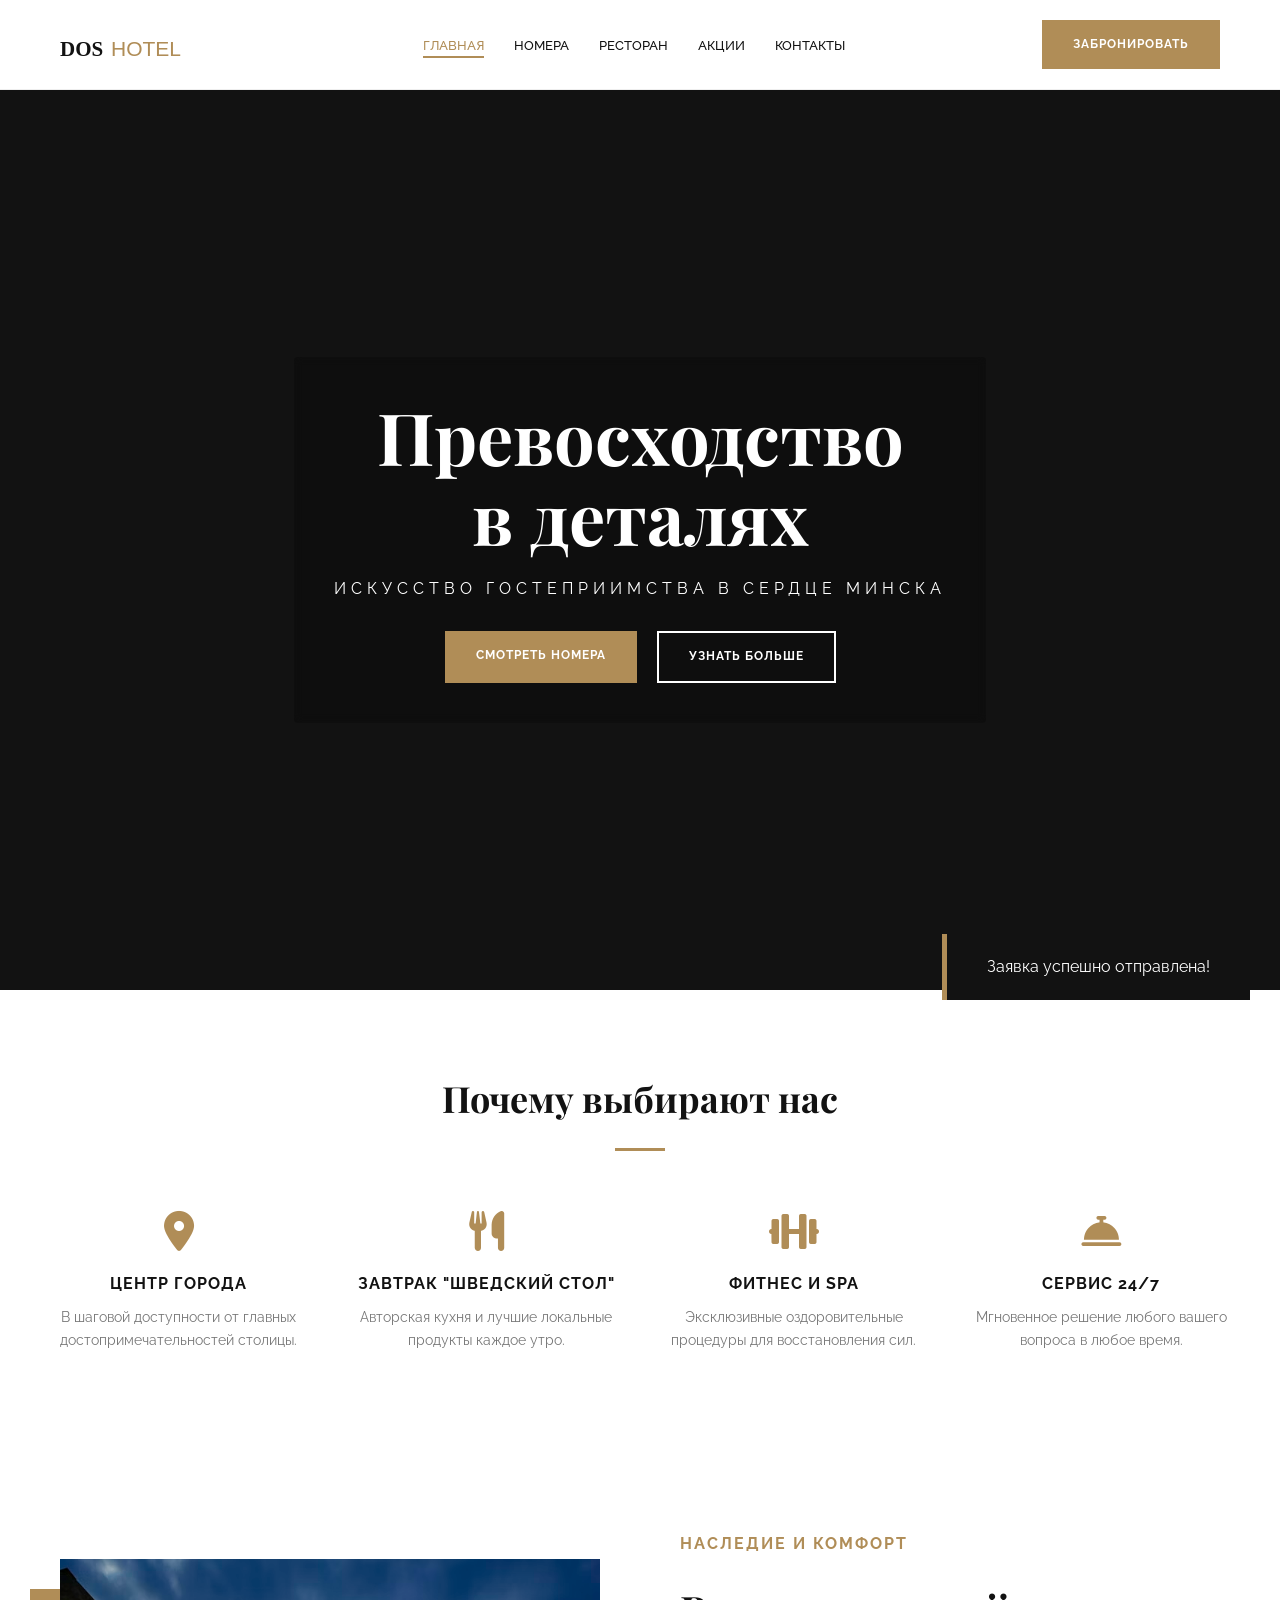
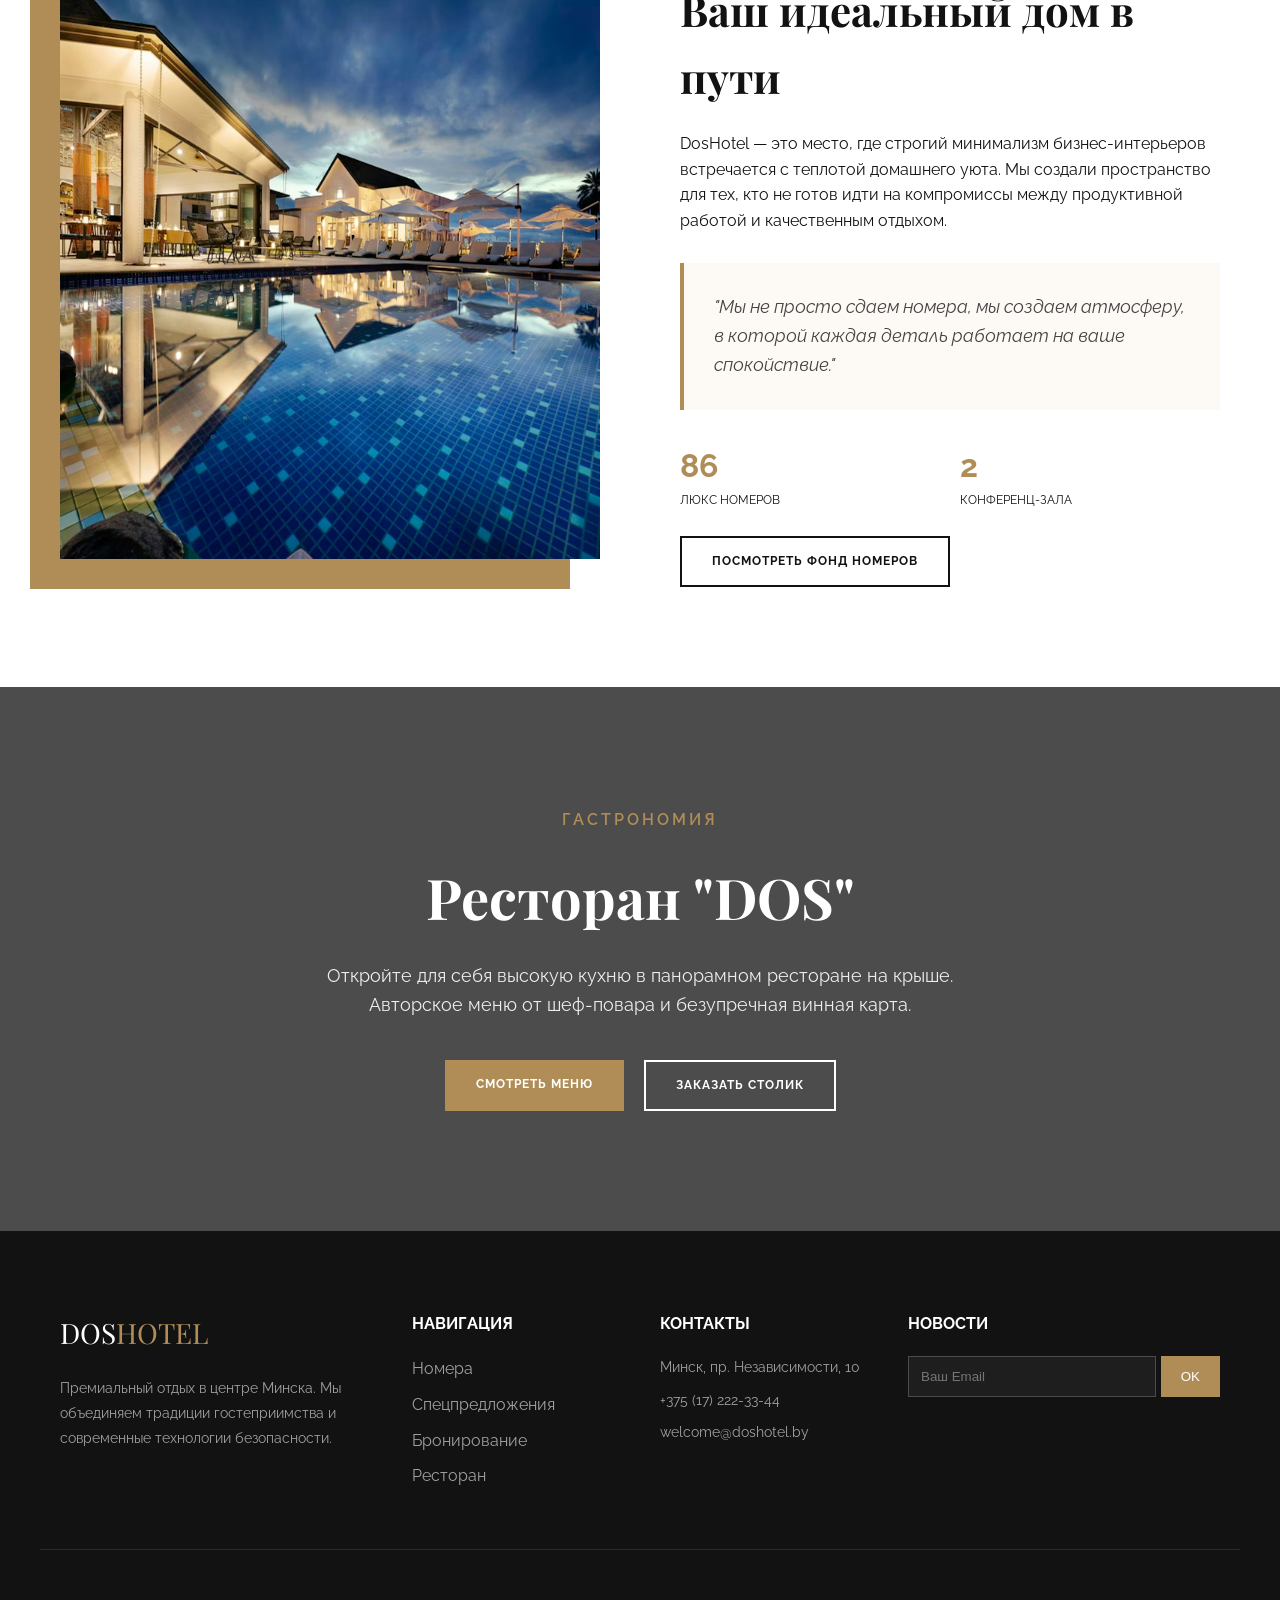
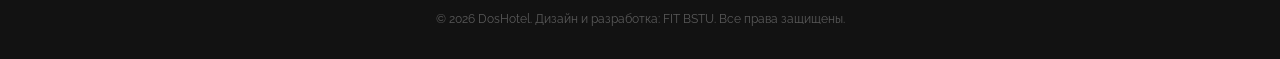
<file: index.html>
<!DOCTYPE html>
<html lang="ru">

<head>
    <meta charset="UTF-8">
    <meta name="viewport" content="width=device-width, initial-scale=1.0">
    <title>DosHotel | Официальный сайт</title>
    <link rel="stylesheet" href="style.css">
    <link rel="stylesheet" href="https://cdnjs.cloudflare.com/ajax/libs/font-awesome/6.0.0/css/all.min.css">
</head>

<body>

    <header class="main-header">
    <div class="container nav-flex">
        <a href="index.html" class="logo">
            <img src="logo.svg" alt="DosHotel" style="height: 30px; width: auto; vertical-align: middle;">
        </a>
        <nav>
            <ul class="nav-menu">
                <li><a href="index.html">Главная</a></li>
                <li><a href="rooms.html">Номера</a></li>
                <li><a href="restaurant.html">Ресторан</a></li>
                <li><a href="offers.html">Акции</a></li>
                <li><a href="contacts.html">Контакты</a></li>
            </ul>
        </nav>
        <a href="booking.html" class="btn btn-gold">Забронировать</a>
        <button class="burger" type="button" aria-label="Открыть меню">
            <span></span>
            <span></span>
            <span></span>
        </button>
    </div>
</header>

    <section class="hero-slider">
        <div class="slide"></div>
        <div class="slide"></div>
        <div class="slide"></div>
        <div class="slide"></div>

        <div class="hero-content">
            <div class="container"
                style="background: rgba(0,0,0,0.2); padding: 40px; backdrop-filter: blur(4px); border-radius: 4px;">
                <h1 style="font-family: 'Playfair Display'; font-size: 72px; line-height: 1.1;">Превосходство <br> в
                    деталях</h1>
                <p style="letter-spacing: 5px; text-transform: uppercase; margin: 20px 0;">Искусство гостеприимства в
                    сердце Минска</p>
                <div style="margin-top: 30px; display: flex; gap: 20px; justify-content: center;">
                    <a href="rooms.html" class="btn btn-gold">Смотреть номера</a>
                    <a href="#about" class="btn btn-outline" style="color: white; border-color: white;">Узнать
                        больше</a>
                </div>
            </div>
        </div>
    </section>

    <section class="features container">
        <div style="text-align: center; margin-bottom: 60px;">
            <h2 style="font-family: 'Playfair Display'; font-size: 36px;">Почему выбирают нас</h2>
            <div style="width: 50px; height: 3px; background: #b08d57; margin: 20px auto;"></div>
        </div>
        <div class="features-grid">
            <div class="feature-item">
                <i class="fas fa-map-marker-alt"></i>
                <h4>Центр города</h4>
                <p>В шаговой доступности от главных достопримечательностей столицы.</p>
            </div>
            <div class="feature-item">
                <i class="fas fa-utensils"></i>
                <h4>Завтрак "Шведский стол"</h4>
                <p>Авторская кухня и лучшие локальные продукты каждое утро.</p>
            </div>
            <div class="feature-item">
                <i class="fas fa-dumbbell"></i>
                <h4>Фитнес и SPA</h4>
                <p>Эксклюзивные оздоровительные процедуры для восстановления сил.</p>
            </div>
            <div class="feature-item">
                <i class="fas fa-concierge-bell"></i>
                <h4>Сервис 24/7</h4>
                <p>Мгновенное решение любого вашего вопроса в любое время.</p>
            </div>
        </div>
    </section>

    <section id="about" class="hotel-story" style="padding: 100px 0; background: #fff;">
        <div class="container">
            <div class="story-grid"
                style="display: grid; grid-template-columns: 1fr 1fr; gap: 80px; align-items: center;">
                <div class="about-img"
                    style="height: 600px; background: url(img/index1.png) center/cover; box-shadow: -30px 30px 0 #b08d57;">
                </div>
                <div class="story-text">
                    <span style="color: #b08d57; font-weight: 700; letter-spacing: 2px;">НАСЛЕДИЕ И КОМФОРТ</span>
                    <h2 style="font-family: 'Playfair Display'; font-size: 42px; margin: 20px 0;">Ваш идеальный дом в
                        пути</h2>
                    <p>DosHotel — это место, где строгий минимализм бизнес-интерьеров встречается с теплотой домашнего
                        уюта. Мы создали пространство для тех, кто не готов идти на компромиссы между продуктивной
                        работой и качественным отдыхом.</p>

                    <div style="margin: 30px 0; padding: 30px; background: #fdfaf5; border-left: 4px solid #b08d57;">
                        <p style="font-style: italic; font-size: 18px; color: #444;">"Мы не просто сдаем номера, мы
                            создаем атмосферу, в которой каждая деталь работает на ваше спокойствие."</p>
                    </div>

                    <div class="stats-grid" style="display: grid; grid-template-columns: 1fr 1fr; gap: 20px;">
                        <div>
                            <h3 style="color: #b08d57; font-size: 32px;">86</h3>
                            <p style="font-size: 12px; text-transform: uppercase;">Люкс номеров</p>
                        </div>
                        <div>
                            <h3 style="color: #b08d57; font-size: 32px;">2</h3>
                            <p style="font-size: 12px; text-transform: uppercase;">Конференц-зала</p>
                        </div>
                    </div>
                    <br>
                    <a href="rooms.html" class="btn btn-outline">Посмотреть фонд номеров</a>
                </div>
            </div>
        </div>
    </section>

    <section class="home-restaurant"
        style="padding: 120px 0; background: linear-gradient(rgba(0,0,0,0.7), rgba(0,0,0,0.7)), url(img/index2.png) center/cover fixed; color: white; text-align: center;">
        <div class="container">
            <span
                style="color: #b08d57; text-transform: uppercase; letter-spacing: 3px; font-weight: 600;">Гастрономия</span>
            <h2 style="font-family: 'Playfair Display'; font-size: 56px; margin: 20px 0;">Ресторан "DOS"</h2>
            <p style="max-width: 700px; margin: 0 auto 40px; opacity: 0.9; font-size: 18px;">
                Откройте для себя высокую кухню в панорамном ресторане на крыше. Авторское меню от шеф-повара и
                безупречная винная карта.
            </p>
            <div style="display: flex; gap: 20px; justify-content: center;">
                <a href="restaurant.html" class="btn btn-gold">Смотреть меню</a>
                <a href="contacts.html" class="btn btn-outline" style="border-color: white; color: white;">Заказать
                    столик</a>
            </div>
        </div>
    </section>

    <footer class="main-footer">
        <div class="container footer-grid">
            <div>
                <a href="#" class="logo" style="color: white;">DOS<span>HOTEL</span></a>
                <p style="margin-top: 20px; font-size: 14px; line-height: 1.8;">Премиальный отдых в центре Минска. Мы
                    объединяем традиции гостеприимства и современные технологии безопасности.</p>
            </div>
            <div>
                <h4>Навигация</h4>
                <ul>
                    <li><a href="rooms.html">Номера</a></li>
                    <li><a href="offers.html">Спецпредложения</a></li>
                    <li><a href="booking.html">Бронирование</a></li>
                    <li><a href="restaurant.html">Ресторан</a></li>
                </ul>
            </div>
            <div>
                <h4>Контакты</h4>
                <p style="font-size: 14px; margin-bottom: 10px;">Минск, пр. Независимости, 10</p>
                <p style="font-size: 14px; margin-bottom: 10px;">+375 (17) 222-33-44</p>
                <p style="font-size: 14px;">welcome@doshotel.by</p>
            </div>
            <div>
                <h4>Новости</h4>
                <form style="margin-top: 15px; display: flex; gap: 5px;">
                    <input type="email" placeholder="Ваш Email"
                        style="background: rgba(255,255,255,0.05); border: 1px solid rgba(255,255,255,0.2); padding: 12px; color: white; flex: 1;">
                    <button class="btn-gold" style="padding: 12px 20px; cursor: pointer; border: none;">OK</button>
                </form>
            </div>
        </div>
        <div class="container" style="text-align: center; margin-top: 60px; font-size: 12px; opacity: 0.5;">
            &copy; 2026 DosHotel. Дизайн и разработка: FIT BSTU. Все права защищены.
        </div>
    </footer>

    <div id="toast" class="toast">Заявка успешно отправлена!</div>
    <script src="script.js"></script>
</body>

</html>
</file>
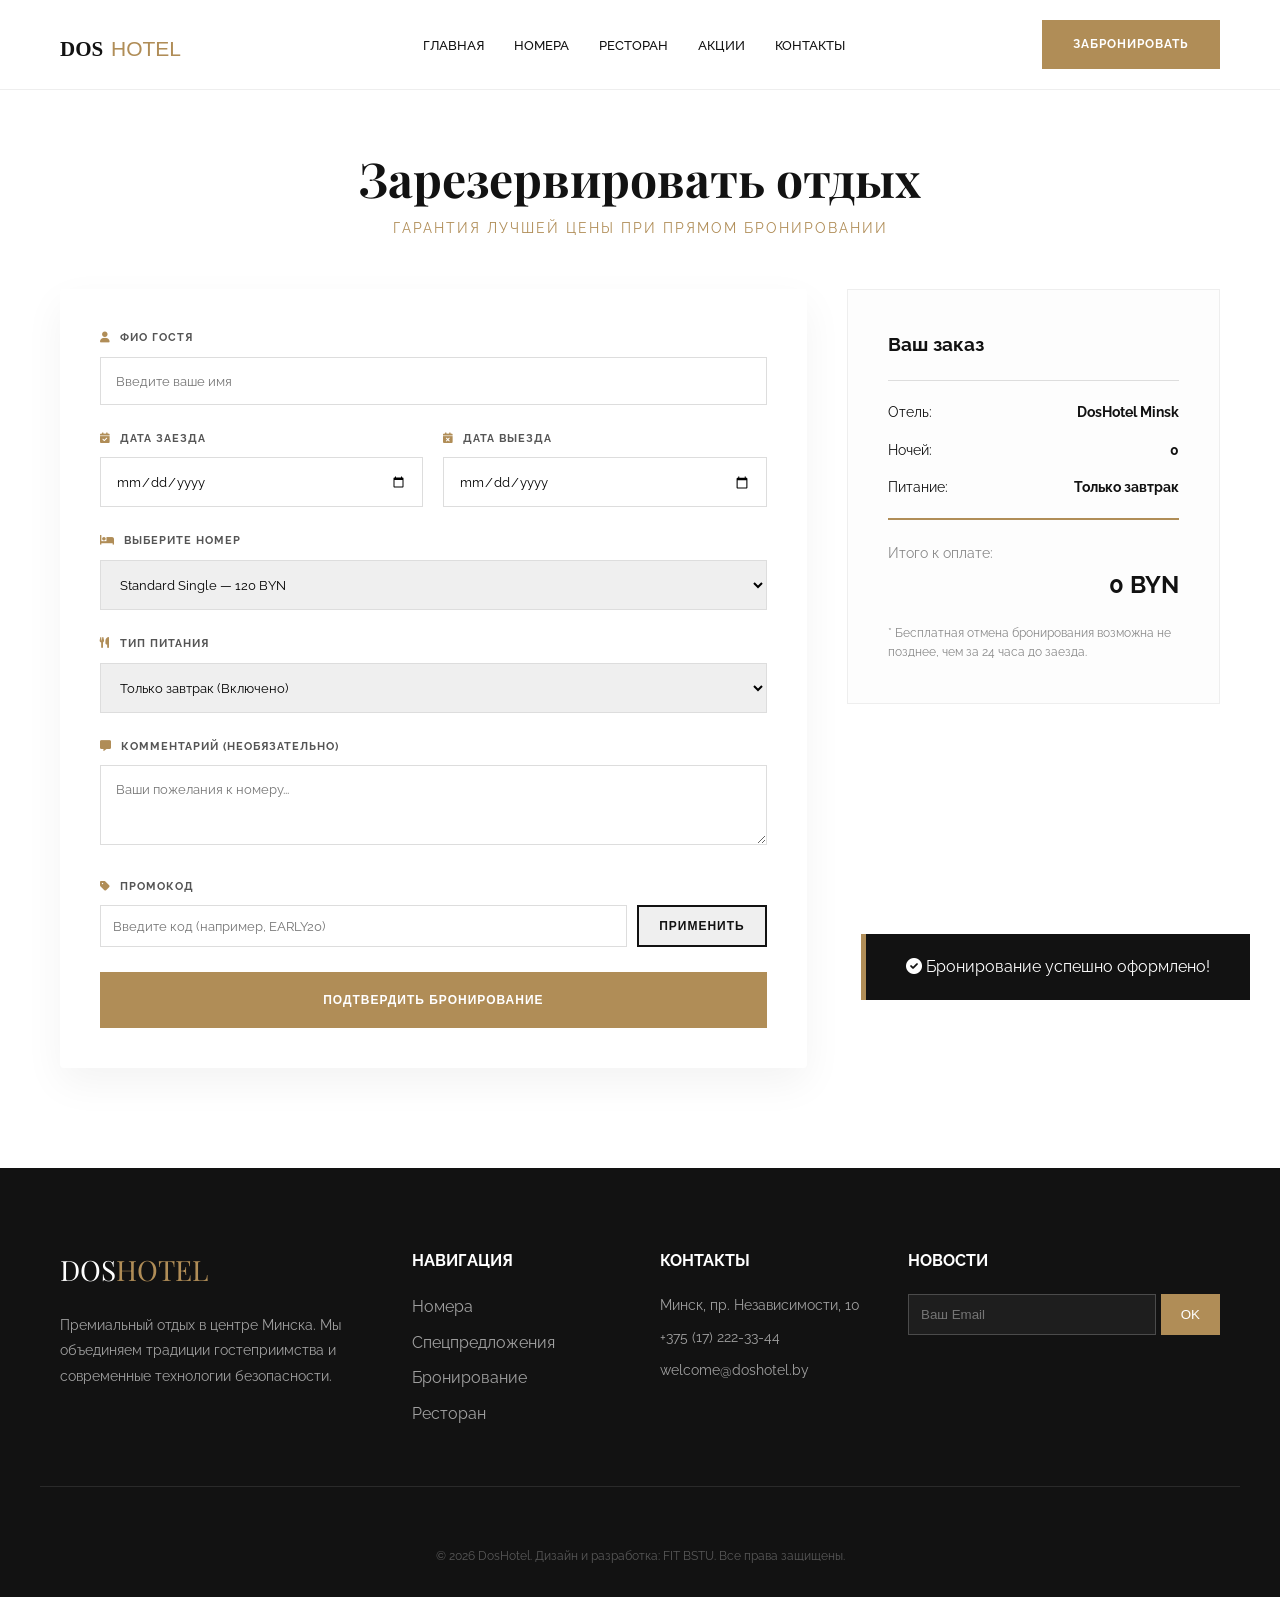
<file: booking.html>
<!DOCTYPE html>
<html lang="ru">

<head>
    <meta charset="UTF-8">
    <meta name="viewport" content="width=device-width, initial-scale=1.0">
    <title>Бронирование | DosHotel — Официальный сайт</title>
    <link rel="stylesheet" href="style.css">
    <link rel="stylesheet" href="https://cdnjs.cloudflare.com/ajax/libs/font-awesome/6.0.0/css/all.min.css">
</head>

<body class="page-sticky-footer">

    <header class="main-header">
        <div class="container nav-flex">
            <a href="index.html" class="logo">
                <img src="logo.svg" alt="DosHotel" style="height: 30px; width: auto; vertical-align: middle;">
            </a>
            <nav>
                <ul class="nav-menu">
                    <li><a href="index.html">Главная</a></li>
                    <li><a href="rooms.html">Номера</a></li>
                    <li><a href="restaurant.html">Ресторан</a></li>
                    <li><a href="offers.html">Акции</a></li>
                    <li><a href="contacts.html">Контакты</a></li>
                </ul>
            </nav>
            <a href="booking.html" class="btn btn-gold">Забронировать</a>
            <button class="burger" type="button" aria-label="Открыть меню">
                <span></span>
                <span></span>
                <span></span>
            </button>
        </div>
    </header>

    <main class="booking-page">
        <div class="container">
            <div class="booking-header" style="text-align: center; margin-bottom: 50px; padding-top: 50px;">
                <h1 style="font-family: 'Playfair Display'; font-size: 48px;">Зарезервировать отдых</h1>
                <p style="color: #b08d57; letter-spacing: 2px; text-transform: uppercase; font-size: 14px;">Гарантия
                    лучшей цены при прямом бронировании</p>
            </div>

            <div class="booking-wrapper">
                <div class="form-container">
                    <form id="bookingForm">
                        <div class="form-group">
                            <label><i class="fas fa-user"></i> ФИО Гостя</label>
                            <input type="text" placeholder="Введите ваше имя" required>
                        </div>

                        <div style="display: grid; grid-template-columns: 1fr 1fr; gap: 20px;">
                            <div class="form-group">
                                <label><i class="fas fa-calendar-check"></i> Дата заезда</label>
                                <input type="date" id="checkIn" required>
                            </div>
                            <div class="form-group">
                                <label><i class="fas fa-calendar-times"></i> Дата выезда</label>
                                <input type="date" id="checkOut" required>
                            </div>
                        </div>

                        <div class="form-group">
                            <label><i class="fas fa-bed"></i> Выберите номер</label>
                            <select id="roomType" style="width: 100%; padding: 15px; border: 1px solid #ddd;">
                                <option value="120">Standard Single — 120 BYN</option>
                                <option value="180">Superior Double — 180 BYN</option>
                                <option value="250">Business Studio — 250 BYN</option>
                                <option value="350">Family Suite — 350 BYN</option>
                                <option value="500">Loft Apartment — 500 BYN</option>
                                <option value="950">Royal Lux — 950 BYN</option>
                            </select>
                        </div>

                        <div class="form-group">
                            <label><i class="fas fa-utensils"></i> Тип питания</label>
                            <select id="mealType" style="width: 100%; padding: 15px; border: 1px solid #ddd;">
                                <option value="0">Только завтрак (Включено)</option>
                                <option value="40">Полупансион (Завтрак + Ужин) — 40 BYN/день</option>
                                <option value="75">Полный пансион (3-х разовое) — 75 BYN/день</option>
                                <option value="120">All Inclusive — 120 BYN/день</option>
                            </select>
                        </div>

                        <div class="form-group">
                            <label><i class="fas fa-comment-alt"></i> Комментарий (необязательно)</label>
                            <textarea rows="3" placeholder="Ваши пожелания к номеру..."></textarea>
                        </div>

                        <div class="form-group">
                            <label><i class="fas fa-tag"></i> Промокод</label>
                            <div style="display: flex; gap: 10px;">
                                <input type="text" id="promoCode" placeholder="Введите код (например, EARLY20)"
                                    style="flex: 1; padding: 12px; border: 1px solid #ddd;">
                                <button type="button" id="applyPromo" class="btn btn-outline"
                                    style="padding: 10px 20px;">Применить</button>
                            </div>
                            <small id="promoMessage" style="display: block; margin-top: 5px; font-size: 12px;"></small>
                        </div>

                        <button type="submit" class="btn btn-gold" style="width: 100%; padding: 20px;">
                            Подтвердить бронирование
                        </button>
                    </form>
                </div>

                <aside class="booking-summary">
                    <h3>Ваш заказ</h3>
                    <hr style="border: none; border-top: 1px solid #ddd; margin: 20px 0;">

                    <div class="summary-item">
                        <span>Отель:</span>
                        <strong>DosHotel Minsk</strong>
                    </div>
                    <div class="summary-item">
                        <span>Ночей:</span>
                        <strong id="nightsCount">0</strong>
                    </div>
                    <div class="summary-item">
                        <span>Питание:</span>
                        <strong id="mealSummary">Только завтрак</strong>
                    </div>

                    <div class="summary-item" id="discountItem"
                        style="display: none; color: #e74c3c; margin-top: 10px;">
                        <span>Скидка:</span>
                        <strong id="discountValue">0 BYN</strong>
                    </div>

                    <div class="total-price-block"
                        style="margin-top: 20px; padding-top: 20px; border-top: 2px solid #b08d57;">
                        <span>Итого к оплате:</span>
                        <div style="display: flex; flex-direction: column; align-items: flex-end;">
                            <del id="oldPrice"
                                style="color: #888; font-size: 16px; display: none; margin-bottom: 5px;">0 BYN</del>
                            <h2 id="totalPrice" style="margin: 0;">0 BYN</h2>
                        </div>
                    </div>

                    <p style="font-size: 12px; color: #888; margin-top: 20px;">
                        * Бесплатная отмена бронирования возможна не позднее, чем за 24 часа до заезда.
                    </p>
                </aside>
            </div>
        </div>
    </main>

    <div id="toast" class="toast">
        <i class="fas fa-check-circle"></i> Бронирование успешно оформлено!
    </div>

    <footer class="main-footer">
        <div class="container footer-grid">
            <div>
                <a href="#" class="logo" style="color: white;">DOS<span>HOTEL</span></a>
                <p style="margin-top: 20px; font-size: 14px; line-height: 1.8;">Премиальный отдых в центре Минска. Мы
                    объединяем традиции гостеприимства и современные технологии безопасности.</p>
            </div>
            <div>
                <h4>Навигация</h4>
                <ul>
                    <li><a href="rooms.html">Номера</a></li>
                    <li><a href="offers.html">Спецпредложения</a></li>
                    <li><a href="booking.html">Бронирование</a></li>
                    <li><a href="restaurant.html">Ресторан</a></li>
                </ul>
            </div>
            <div>
                <h4>Контакты</h4>
                <p style="font-size: 14px; margin-bottom: 10px;">Минск, пр. Независимости, 10</p>
                <p style="font-size: 14px; margin-bottom: 10px;">+375 (17) 222-33-44</p>
                <p style="font-size: 14px;">welcome@doshotel.by</p>
            </div>
            <div>
                <h4>Новости</h4>
                <form id="subscribeForm" style="margin-top: 15px; display: flex; gap: 5px;">
                    <input type="email" placeholder="Ваш Email" required
                        style="background: rgba(255,255,255,0.05); border: 1px solid rgba(255,255,255,0.2); padding: 12px; color: white; flex: 1;">
                    <button type="submit" class="btn-gold"
                        style="padding: 12px 20px; cursor: pointer; border: none;">OK</button>
                </form>
            </div>
        </div>
        <div class="container" style="text-align: center; margin-top: 60px; font-size: 12px; opacity: 0.5;">
            &copy; 2026 DosHotel. Дизайн и разработка: FIT BSTU. Все права защищены.
        </div>
    </footer>

    <script src="script.js"></script>
</body>

</html>
</file>
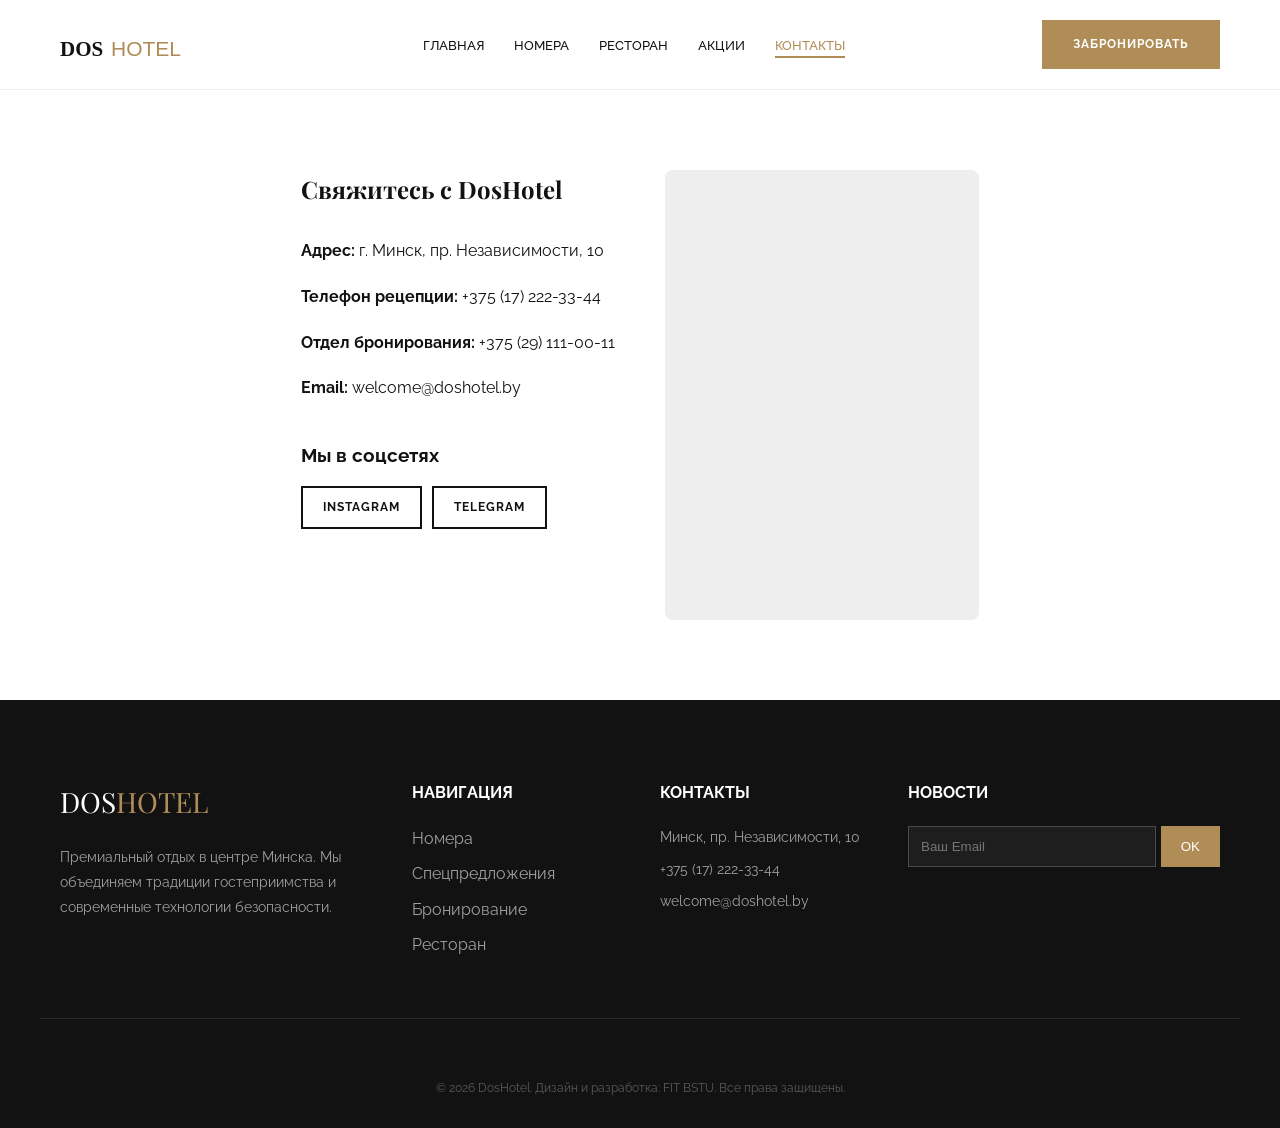
<file: contacts.html>
<!DOCTYPE html>
<html lang="ru">

<head>
    <meta charset="UTF-8">
    <meta name="viewport" content="width=device-width, initial-scale=1.0">
    <title>Контакты | DosHotel</title>
    <link rel="stylesheet" href="style.css">
</head>

<body class="page-sticky-footer">

    <header class="main-header">
        <div class="container nav-flex">
            <a href="index.html" class="logo">
                <img src="logo.svg" alt="DosHotel" style="height: 30px; width: auto; vertical-align: middle;">
            </a>
            <nav>
                <ul class="nav-menu">
                    <li><a href="index.html">Главная</a></li>
                    <li><a href="rooms.html">Номера</a></li>
                    <li><a href="restaurant.html">Ресторан</a></li>
                    <li><a href="offers.html">Акции</a></li>
                    <li><a href="contacts.html" class="active">Контакты</a></li>
                </ul>
            </nav>
            <a href="booking.html" class="btn btn-gold ">Забронировать</a>
            <button class="burger" type="button" aria-label="Открыть меню">
                <span></span>
                <span></span>
                <span></span>
            </button>
        </div>
    </header>

    <section class="container page-main-content" style="padding: 80px 0;">
        <div style="display:grid; grid-template-columns: 1fr 1fr; gap: 50px;">
            <div>
                <h1 style="font-family: 'Playfair Display'; margin-bottom: 30px;">Свяжитесь с DosHotel</h1>
                <p style="margin-bottom: 20px;"><strong>Адрес:</strong> г. Минск, пр. Независимости, 10</p>
                <p style="margin-bottom: 20px;"><strong>Телефон рецепции:</strong> +375 (17) 222-33-44</p>
                <p style="margin-bottom: 20px;"><strong>Отдел бронирования:</strong> +375 (29) 111-00-11</p>
                <p style="margin-bottom: 40px;"><strong>Email:</strong> welcome@doshotel.by</p>

                <h3>Мы в соцсетях</h3>
                <div style="display:flex; gap: 10px; margin-top: 15px;">
                    <a href="#" class="btn btn-outline social-link-btn" style="padding: 10px 20px;">Instagram</a>
                    <a href="#" class="btn btn-outline social-link-btn" style="padding: 10px 20px;">Telegram</a>
                </div>
            </div>
            <div style="background: #eee; height: 450px; border-radius: 8px; overflow: hidden;">
                <iframe src="https://yandex.ru/map-widget/v1/?ll=27.548483%2C53.896399&z=17" width="100%" height="100%"
                    frameborder="0"></iframe>
            </div>
        </div>
    </section>
    <footer class="main-footer">
        <div class="container footer-grid">
            <div>
                <a href="#" class="logo" style="color: white;">DOS<span>HOTEL</span></a>
                <p style="margin-top: 20px; font-size: 14px; line-height: 1.8;">Премиальный отдых в центре Минска. Мы
                    объединяем традиции гостеприимства и современные технологии безопасности.</p>
            </div>
            <div>
                <h4>Навигация</h4>
                <ul>
                    <li><a href="rooms.html">Номера</a></li>
                    <li><a href="offers.html">Спецпредложения</a></li>
                    <li><a href="booking.html">Бронирование</a></li>
                    <li><a href="restaurant.html">Ресторан</a></li>
                </ul>
            </div>
            <div>
                <h4>Контакты</h4>
                <p style="font-size: 14px; margin-bottom: 10px;">Минск, пр. Независимости, 10</p>
                <p style="font-size: 14px; margin-bottom: 10px;">+375 (17) 222-33-44</p>
                <p style="font-size: 14px;">welcome@doshotel.by</p>
            </div>
            <div>
                <h4>Новости</h4>
                <form style="margin-top: 15px; display: flex; gap: 5px;">
                    <input type="email" placeholder="Ваш Email"
                        style="background: rgba(255,255,255,0.05); border: 1px solid rgba(255,255,255,0.2); padding: 12px; color: white; flex: 1;">
                    <button class="btn-gold" style="padding: 12px 20px; cursor: pointer; border: none;">OK</button>
                </form>
            </div>
        </div>
        <div class="container" style="text-align: center; margin-top: 60px; font-size: 12px; opacity: 0.5;">
            &copy; 2026 DosHotel. Дизайн и разработка: FIT BSTU. Все права защищены.
        </div>
    </footer>
    <script src="script.js"></script>
</body>

</html>
</file>
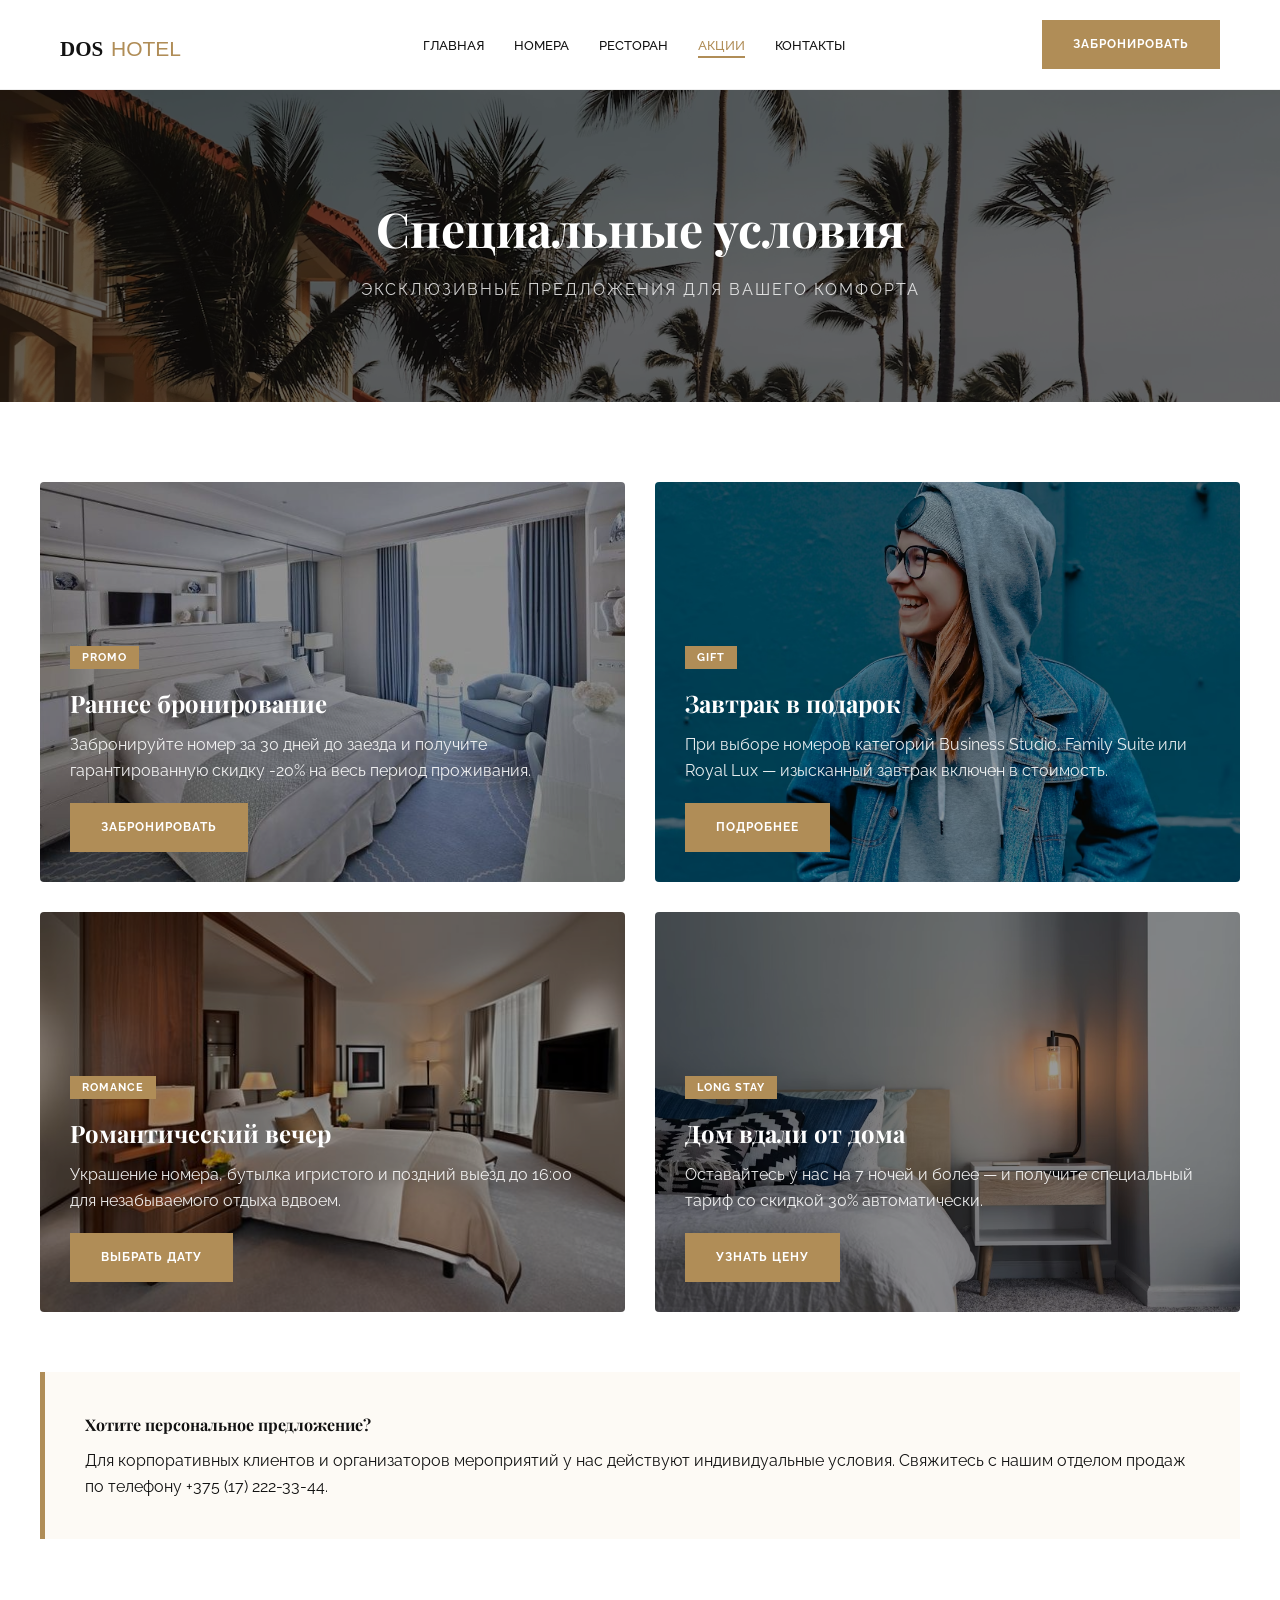
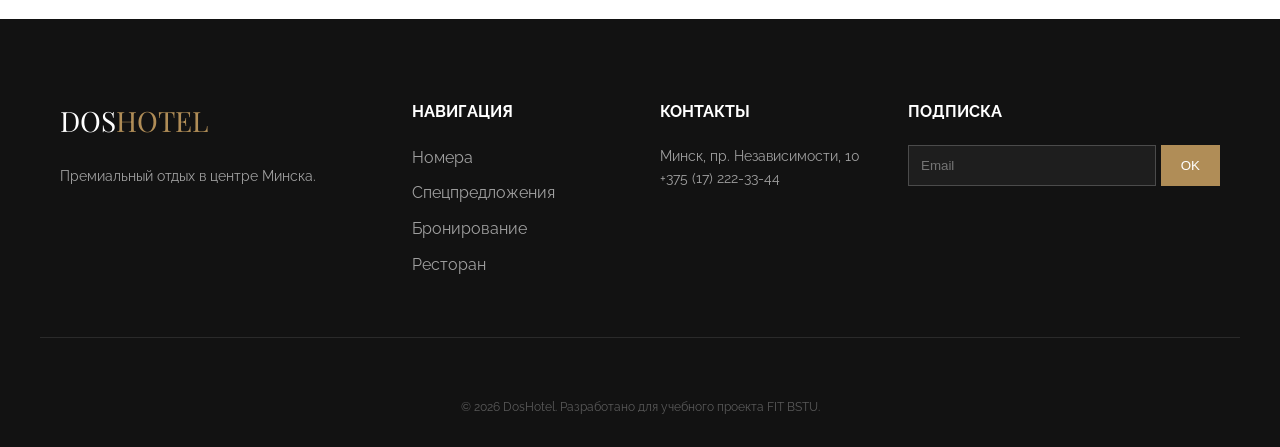
<file: offers.html>
<!DOCTYPE html>
<html lang="ru">

<head>
    <meta charset="UTF-8">
    <meta name="viewport" content="width=device-width, initial-scale=1.0">
    <title>Спецпредложения | DosHotel</title>
    <link rel="stylesheet" href="style.css">
    <link rel="stylesheet" href="https://cdnjs.cloudflare.com/ajax/libs/font-awesome/6.0.0/css/all.min.css">
</head>

<body>
    <header class="main-header">
        <div class="container nav-flex">
            <a href="index.html" class="logo">
                <img src="logo.svg" alt="DosHotel" style="height: 30px; width: auto; vertical-align: middle;">
            </a>
            <nav>
                <ul class="nav-menu">
                    <li><a href="index.html">Главная</a></li>
                    <li><a href="rooms.html">Номера</a></li>
                    <li><a href="restaurant.html">Ресторан</a></li>
                    <li><a href="offers.html" class="active">Акции</a></li>
                    <li><a href="contacts.html">Контакты</a></li>
                </ul>
            </nav>
            <a href="booking.html" class="btn btn-gold ">Забронировать</a>
            <button class="burger" type="button" aria-label="Открыть меню">
                <span></span>
                <span></span>
                <span></span>
            </button>
        </div>
    </header>

    <section
        style="background: linear-gradient(rgba(0,0,0,0.6), rgba(0,0,0,0.6)), url(img/11.png) center/cover; padding: 100px 0; color: white; text-align: center;">
        <div class="container">
            <h1 style="font-family: 'Playfair Display'; font-size: 48px; margin-bottom: 10px;">Специальные условия</h1>
            <p style="letter-spacing: 2px; text-transform: uppercase; opacity: 0.8;">Эксклюзивные предложения для вашего
                комфорта</p>
        </div>
    </section>

    <section class="container" style="padding: 80px 0;">
        <div style="display: grid; grid-template-columns: repeat(auto-fit, minmax(450px, 1fr)); gap: 30px;">

            <div style="position: relative; height: 400px; overflow: hidden; border-radius: 4px;">
                <img src="img/5.png" style="width:100%; height:100%; object-fit:cover; filter: brightness(0.6);"
                    onerror="this.src='img/12.png'">
                <div style="position: absolute; bottom: 30px; left: 30px; color: white; right: 30px;">
                    <span
                        style="background: #b08d57; padding: 5px 12px; font-size: 11px; font-weight: 700; letter-spacing: 1px;">PROMO</span>
                    <h2 style="font-family: 'Playfair Display'; margin: 15px 0 10px;">Раннее бронирование</h2>
                    <p style="margin-bottom: 20px; opacity: 0.9;">Забронируйте номер за 30 дней до заезда и получите
                        гарантированную скидку -20% на весь период проживания.</p>
                    <a href="booking.html?promo=EARLY20" class="btn btn-gold">Забронировать</a>
                </div>
            </div>

            <div style="position: relative; height: 400px; overflow: hidden; border-radius: 4px;">
                <img src="img/13.png" style="width:100%; height:100%; object-fit:cover; filter: brightness(0.6);">
                <div style="position: absolute; bottom: 30px; left: 30px; color: white; right: 30px;">
                    <span
                        style="background: #b08d57; padding: 5px 12px; font-size: 11px; font-weight: 700; letter-spacing: 1px;">GIFT</span>
                    <h2 style="font-family: 'Playfair Display'; margin: 15px 0 10px;">Завтрак в подарок</h2>
                    <p style="margin-bottom: 20px; opacity: 0.9;">При выборе номеров категорий Business Studio, Family
                        Suite или Royal Lux — изысканный завтрак включен в стоимость.</p>
                    <a href="booking.html" class="btn btn-gold">Подробнее</a>
                </div>
            </div>

            <div style="position: relative; height: 400px; overflow: hidden; border-radius: 4px;">
                <img src="img/6.png" style="width:100%; height:100%; object-fit:cover; filter: brightness(0.6);">
                <div style="position: absolute; bottom: 30px; left: 30px; color: white; right: 30px;">
                    <span
                        style="background: #b08d57; padding: 5px 12px; font-size: 11px; font-weight: 700; letter-spacing: 1px;">ROMANCE</span>
                    <h2 style="font-family: 'Playfair Display'; margin: 15px 0 10px;">Романтический вечер</h2>
                    <p style="margin-bottom: 20px; opacity: 0.9;">Украшение номера, бутылка игристого и поздний выезд до
                        16:00 для незабываемого отдыха вдвоем.</p>
                    <a href="booking.html?promo=ROMANCE" class="btn btn-gold">Выбрать дату</a>
                </div>
            </div>

            <div style="position: relative; height: 400px; overflow: hidden; border-radius: 4px;">
                <img src="img/14.png" style="width:100%; height:100%; object-fit:cover; filter: brightness(0.6);">
                <div style="position: absolute; bottom: 30px; left: 30px; color: white; right: 30px;">
                    <span
                        style="background: #b08d57; padding: 5px 12px; font-size: 11px; font-weight: 700; letter-spacing: 1px;">LONG
                        STAY</span>
                    <h2 style="font-family: 'Playfair Display'; margin: 15px 0 10px;">Дом вдали от дома</h2>
                    <p style="margin-bottom: 20px; opacity: 0.9;">Оставайтесь у нас на 7 ночей и более — и получите
                        специальный тариф со скидкой 30% автоматически.</p>
                    <a href="booking.html" class="btn btn-gold">Узнать цену</a>
                </div>
            </div>
        </div>

        <div style="margin-top: 60px; padding: 40px; background: #fdfaf5; border-left: 5px solid #b08d57;">
            <h4 style="font-family: 'Playfair Display'; margin-bottom: 10px;">Хотите персональное предложение?</h4>
            <p>Для корпоративных клиентов и организаторов мероприятий у нас действуют индивидуальные условия. Свяжитесь
                с нашим отделом продаж по телефону +375 (17) 222-33-44.</p>
        </div>
    </section>

    <footer class="main-footer">
        <div class="container footer-grid">
            <div>
                <a href="#" class="logo" style="color: white;">DOS<span>HOTEL</span></a>
                <p style="margin-top: 20px; font-size: 14px; line-height: 1.8;">Премиальный отдых в центре Минска.</p>
            </div>
            <div>
                <h4>Навигация</h4>
                <ul>
                    <li><a href="rooms.html">Номера</a></li>
                    <li><a href="offers.html">Спецпредложения</a></li>
                    <li><a href="booking.html">Бронирование</a></li>
                    <li><a href="restaurant.html">Ресторан</a></li>
                </ul>
            </div>
            <div>
                <h4>Контакты</h4>
                <p style="font-size: 14px;">Минск, пр. Независимости, 10</p>
                <p style="font-size: 14px;">+375 (17) 222-33-44</p>
            </div>
            <div>
                <h4>Подписка</h4>
                <form style="margin-top: 15px; display: flex; gap: 5px;">
                    <input type="email" placeholder="Email"
                        style="background: rgba(255,255,255,0.05); border: 1px solid rgba(255,255,255,0.2); padding: 12px; color: white; flex: 1;">
                    <button class="btn-gold" style="padding: 12px 20px; border: none;">OK</button>
                </form>
            </div>
        </div>
        <div class="container" style="text-align: center; margin-top: 60px; font-size: 12px; opacity: 0.5;">
            &copy; 2026 DosHotel. Разработано для учебного проекта FIT BSTU.
        </div>
    </footer>
    <script src="script.js"></script>
</body>

</html>
</file>
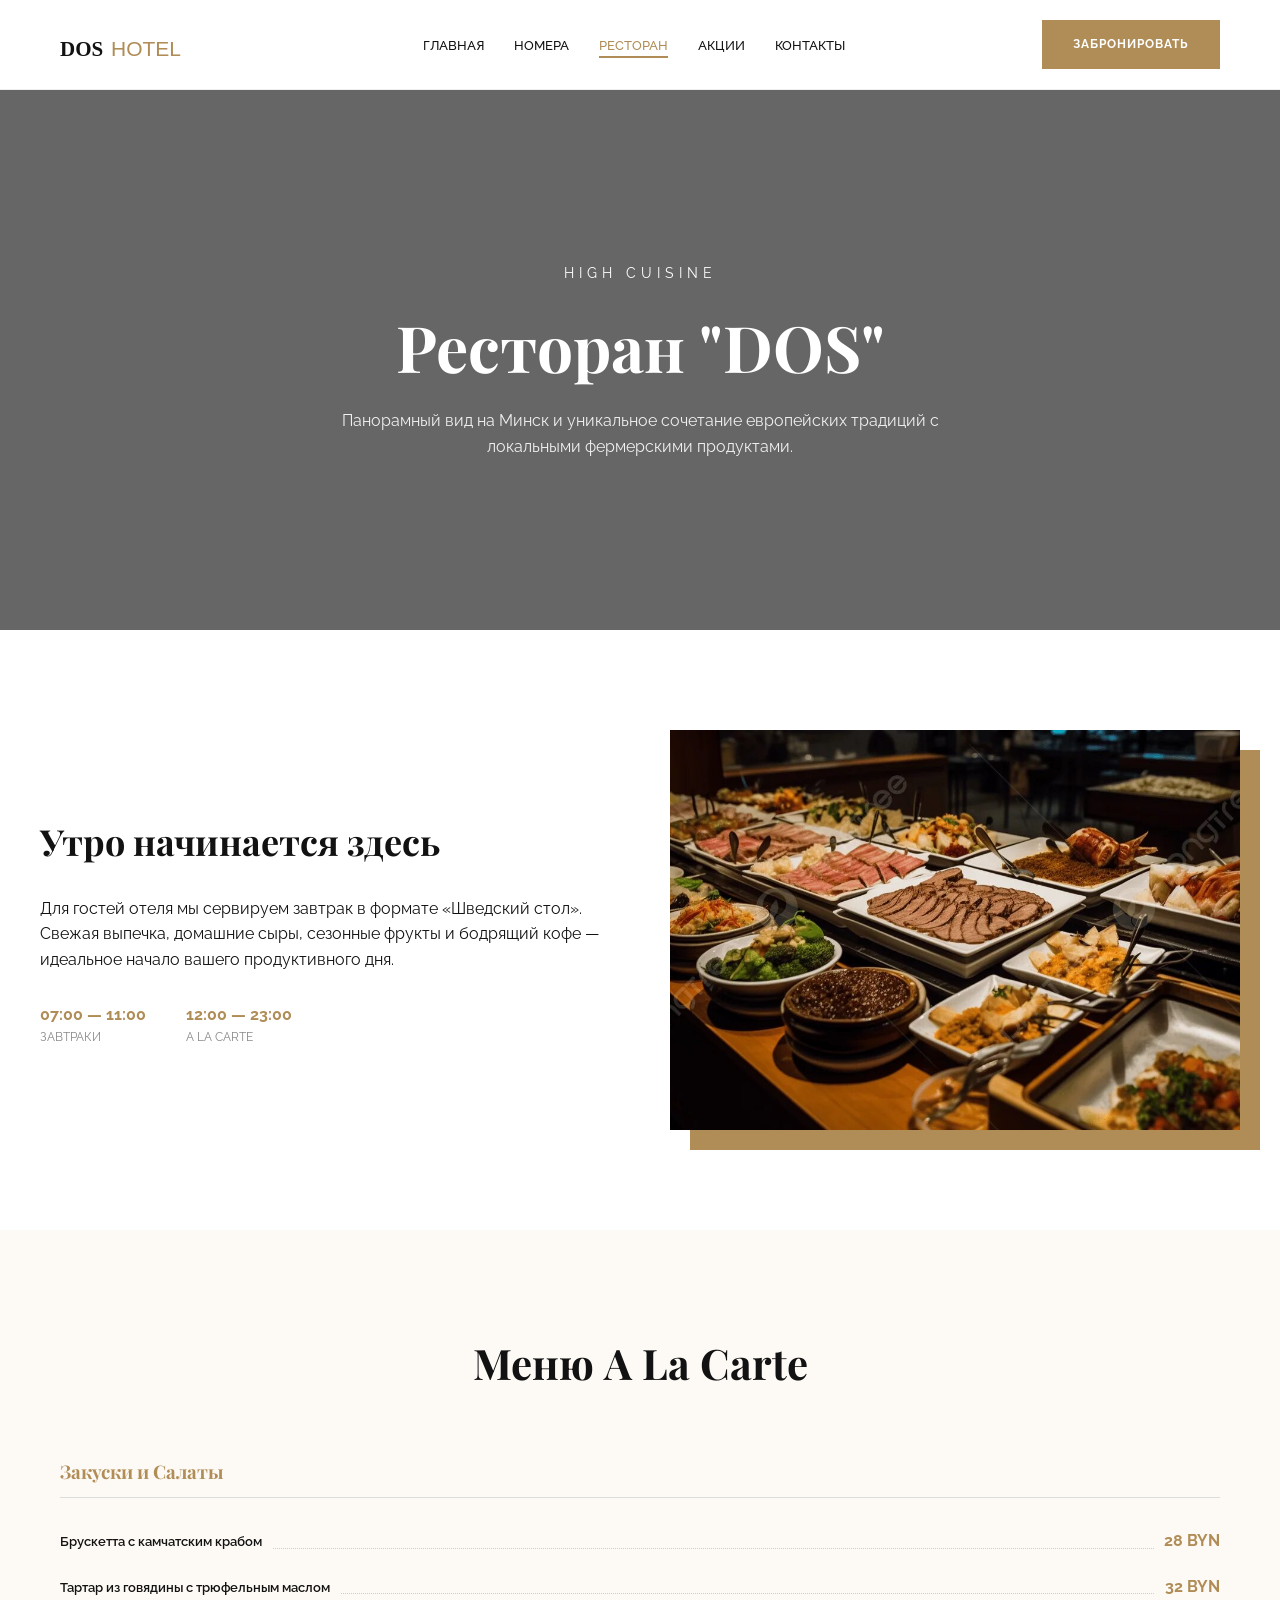
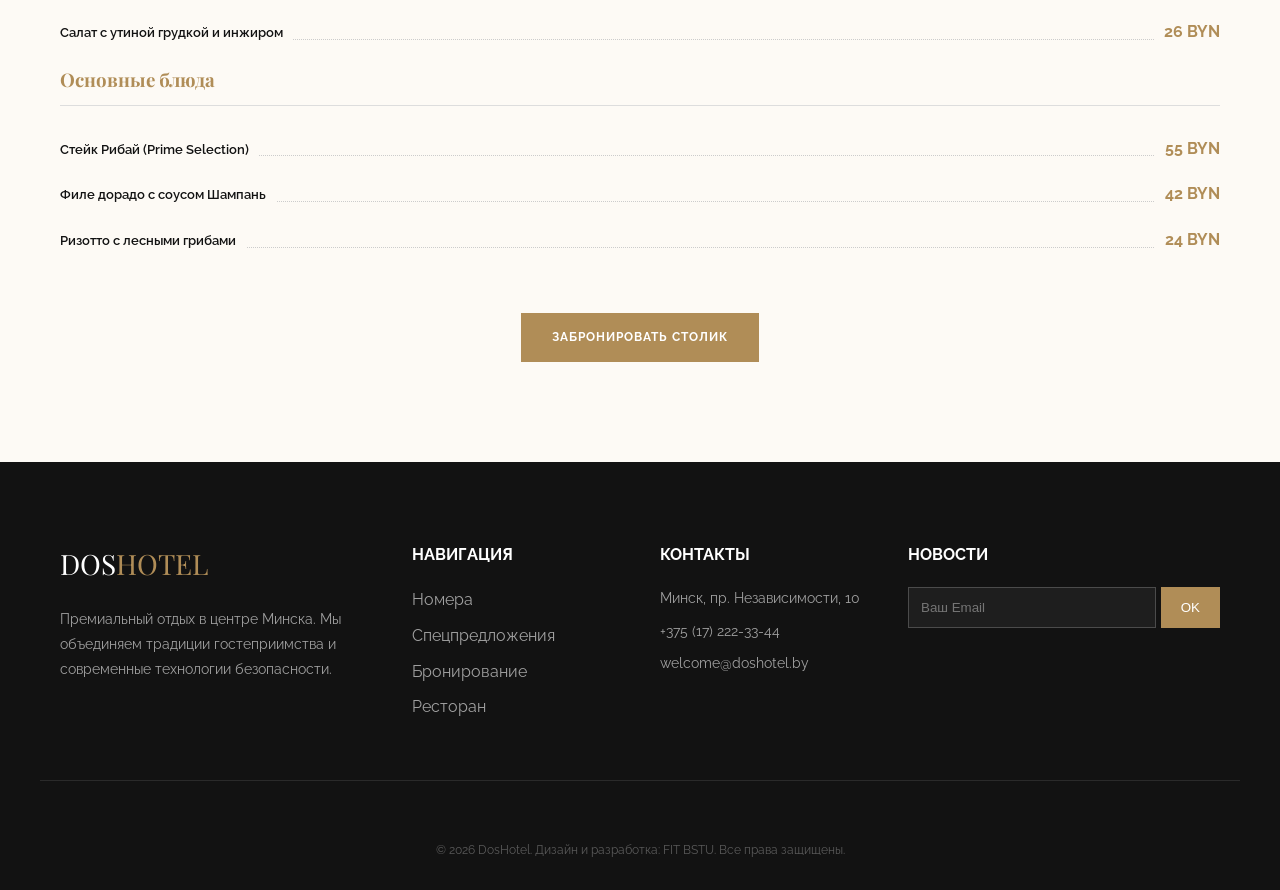
<file: restaurant.html>
<!DOCTYPE html>
<html lang="ru">

<head>
    <meta charset="UTF-8">
    <meta name="viewport" content="width=device-width, initial-scale=1.0">
    <title>Ресторан DOS | DosHotel Minsk</title>
    <link rel="stylesheet" href="style.css">
    <link rel="stylesheet" href="https://cdnjs.cloudflare.com/ajax/libs/font-awesome/6.0.0/css/all.min.css">
</head>

<body>
    <header class="main-header">
        <div class="container nav-flex">
            <a href="index.html" class="logo">
                <img src="logo.svg" alt="DosHotel" style="height: 30px; width: auto; vertical-align: middle;">
            </a>
            <nav>
                <ul class="nav-menu">
                    <li><a href="index.html">Главная</a></li>
                    <li><a href="rooms.html">Номера</a></li>
                    <li><a href="restaurant.html" class="active">Ресторан</a></li>
                    <li><a href="offers.html">Акции</a></li>
                    <li><a href="contacts.html">Контакты</a></li>
                </ul>
            </nav>
            <a href="booking.html" class="btn btn-gold ">Забронировать</a>
            <button class="burger" type="button" aria-label="Открыть меню">
                <span></span>
                <span></span>
                <span></span>
            </button>
        </div>
    </header>

    <section class="restaurant-hero">
        <div class="container" style="text-align: center; color: white;">
            <span style="letter-spacing: 5px; text-transform: uppercase; font-size: 14px;">High Cuisine</span>
            <h1 style="font-family: 'Playfair Display'; font-size: 64px; margin: 10px 0;">Ресторан "DOS"</h1>
            <p style="max-width: 600px; margin: 0 auto; opacity: 0.9;">Панорамный вид на Минск и уникальное сочетание
                европейских традиций с локальными фермерскими продуктами.</p>
        </div>
    </section>

    <section class="container" style="padding: 100px 0;">
        <div style="display: grid; grid-template-columns: 1fr 1fr; gap: 60px; align-items: center;">
            <div>
                <h2 style="font-family: 'Playfair Display'; font-size: 36px; margin-bottom: 25px;">Утро начинается здесь
                </h2>
                <p>Для гостей отеля мы сервируем завтрак в формате «Шведский стол». Свежая выпечка, домашние сыры,
                    сезонные фрукты и бодрящий кофе — идеальное начало вашего продуктивного дня.</p>
                <div style="margin-top: 30px; display: flex; gap: 40px;">
                    <div>
                        <h4 style="color: #b08d57;">07:00 — 11:00</h4>
                        <p style="font-size: 12px; color: #888;">ЗАВТРАКИ</p>
                    </div>
                    <div>
                        <h4 style="color: #b08d57;">12:00 — 23:00</h4>
                        <p style="font-size: 12px; color: #888;">A LA CARTE</p>
                    </div>
                </div>
            </div>
            <div style="height: 400px; background: url('img/7.png') center/cover; box-shadow: 20px 20px 0 #b08d57;">
            </div>
        </div>
    </section>

    <section style="background: #fdfaf5; padding: 100px 0;">
        <div class="container">
            <h2 style="font-family: 'Playfair Display'; text-align: center; margin-bottom: 60px; font-size: 42px;">Меню
                A La Carte</h2>

            <div class="menu-grid">
                <div>
                    <h3
                        style="font-family: 'Playfair Display'; color: #b08d57; margin-bottom: 30px; border-bottom: 1px solid #ddd; padding-bottom: 10px;">
                        Закуски и Салаты</h3>
                    <div class="menu-item">
                        <h5>Брускетта с камчатским крабом</h5>
                        <span class="price">28 BYN</span>
                    </div>
                    <div class="menu-item">
                        <h5>Тартар из говядины с трюфельным маслом</h5>
                        <span class="price">32 BYN</span>
                    </div>
                    <div class="menu-item">
                        <h5>Салат с утиной грудкой и инжиром</h5>
                        <span class="price">26 BYN</span>
                    </div>
                </div>

                <div>
                    <h3
                        style="font-family: 'Playfair Display'; color: #b08d57; margin-bottom: 30px; border-bottom: 1px solid #ddd; padding-bottom: 10px;">
                        Основные блюда</h3>
                    <div class="menu-item">
                        <h5>Стейк Рибай (Prime Selection)</h5>
                        <span class="price">55 BYN</span>
                    </div>
                    <div class="menu-item">
                        <h5>Филе дорадо с соусом Шампань</h5>
                        <span class="price">42 BYN</span>
                    </div>
                    <div class="menu-item">
                        <h5>Ризотто с лесными грибами</h5>
                        <span class="price">24 BYN</span>
                    </div>
                </div>
            </div>

            <div style="text-align: center; margin-top: 60px;">
                <a href="contacts.html" class="btn btn-gold">Забронировать столик</a>
            </div>
        </div>
    </section>

    <footer class="main-footer">
        <div class="container footer-grid">
            <div>
                <a href="#" class="logo" style="color: white;">DOS<span>HOTEL</span></a>
                <p style="margin-top: 20px; font-size: 14px; line-height: 1.8;">Премиальный отдых в центре Минска. Мы
                    объединяем традиции гостеприимства и современные технологии безопасности.</p>
            </div>
            <div>
                <h4>Навигация</h4>
                <ul>
                    <li><a href="rooms.html">Номера</a></li>
                    <li><a href="offers.html">Спецпредложения</a></li>
                    <li><a href="booking.html">Бронирование</a></li>
                    <li><a href="restaurant.html">Ресторан</a></li>
                </ul>
            </div>
            <div>
                <h4>Контакты</h4>
                <p style="font-size: 14px; margin-bottom: 10px;">Минск, пр. Независимости, 10</p>
                <p style="font-size: 14px; margin-bottom: 10px;">+375 (17) 222-33-44</p>
                <p style="font-size: 14px;">welcome@doshotel.by</p>
            </div>
            <div>
                <h4>Новости</h4>
                <form style="margin-top: 15px; display: flex; gap: 5px;">
                    <input type="email" placeholder="Ваш Email"
                        style="background: rgba(255,255,255,0.05); border: 1px solid rgba(255,255,255,0.2); padding: 12px; color: white; flex: 1;">
                    <button class="btn-gold" style="padding: 12px 20px; cursor: pointer; border: none;">OK</button>
                </form>
            </div>
        </div>
        <div class="container" style="text-align: center; margin-top: 60px; font-size: 12px; opacity: 0.5;">
            &copy; 2026 DosHotel. Дизайн и разработка: FIT BSTU. Все права защищены.
        </div>
    </footer>
    <script src="script.js"></script>
</body>

</html>
</file>
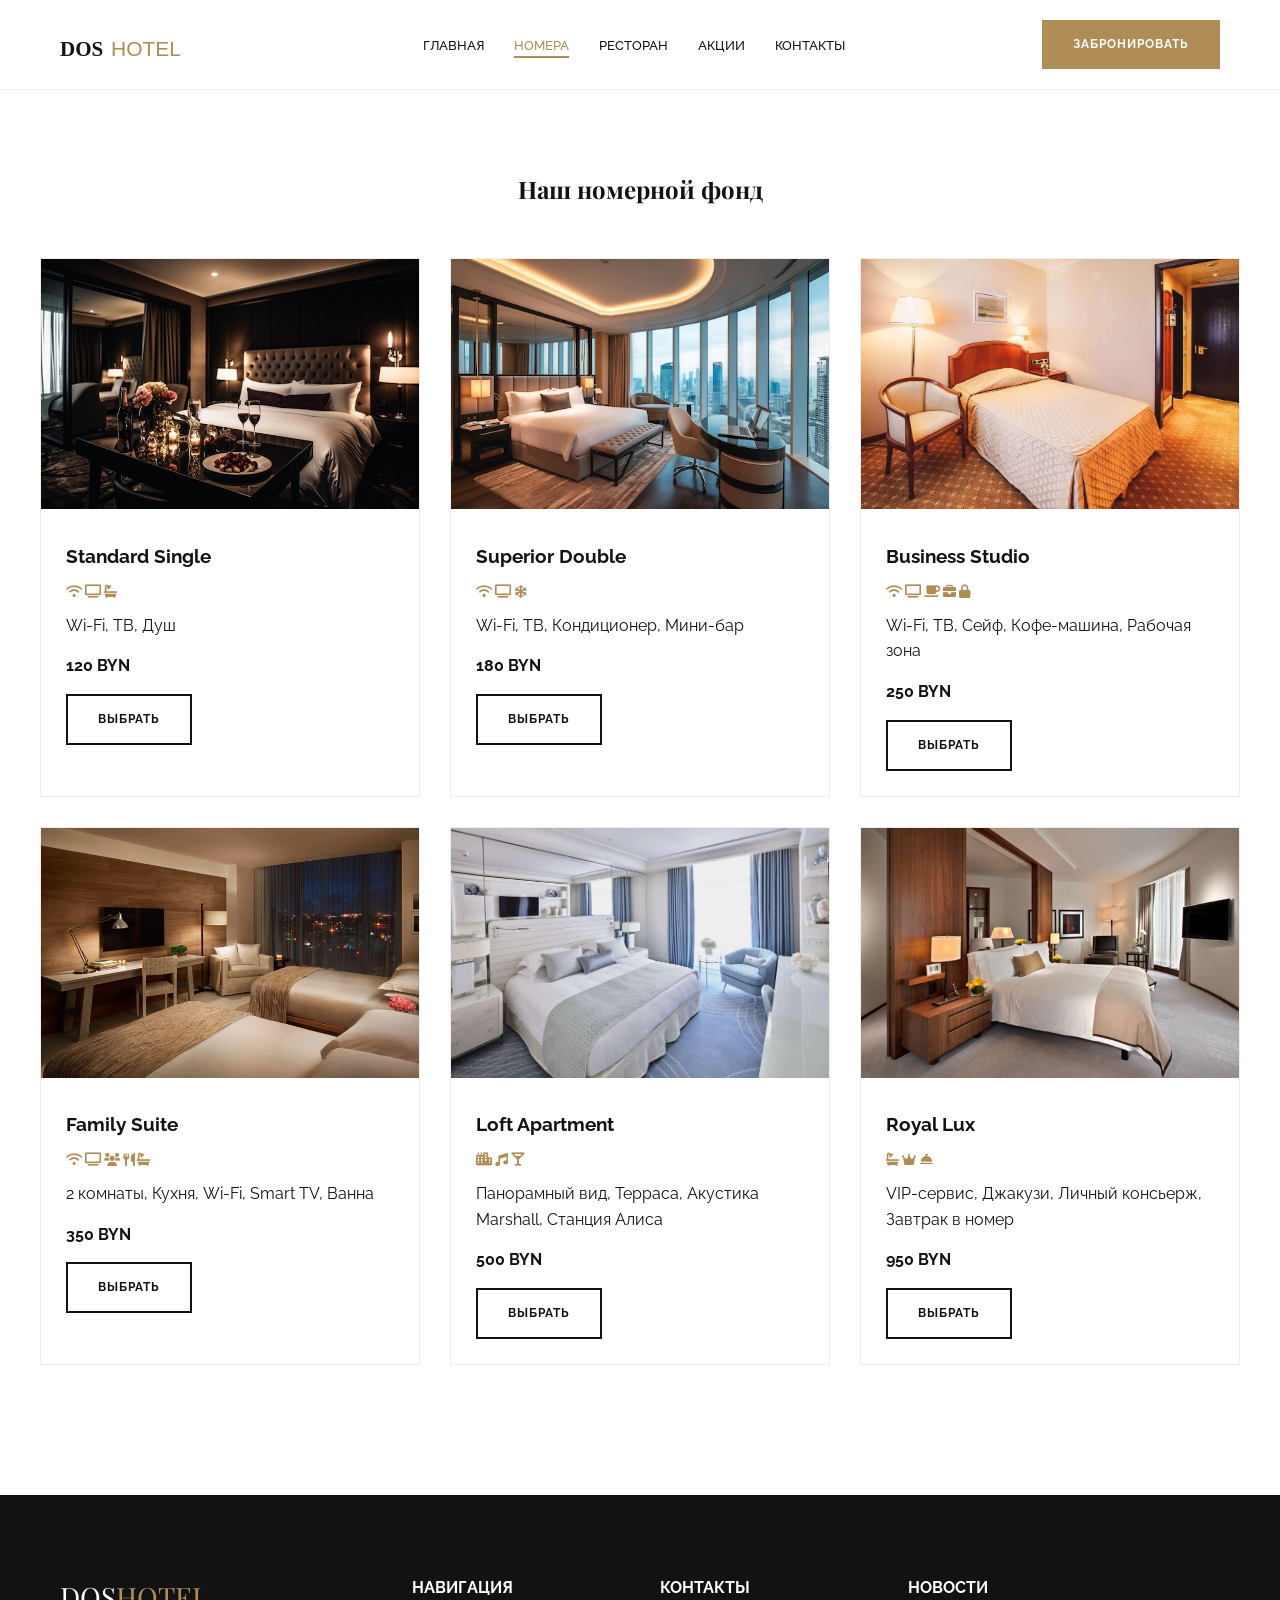
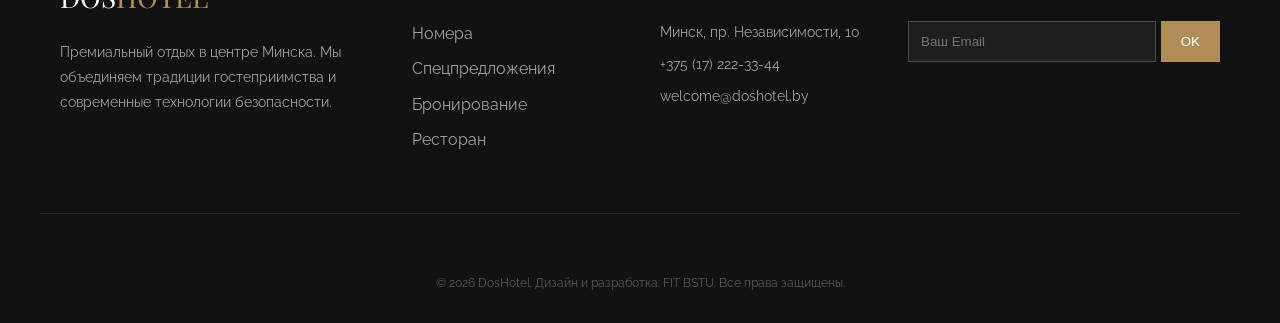
<file: rooms.html>
<!DOCTYPE html>
<html lang="ru">

<head>
    <meta charset="UTF-8">
    <meta name="viewport" content="width=device-width, initial-scale=1.0">
    <title>Номера и цены | DosHotel</title>
    <link rel="stylesheet" href="style.css">
    <link rel="stylesheet" href="https://cdnjs.cloudflare.com/ajax/libs/font-awesome/6.0.0/css/all.min.css">
</head>

<body>
    <header class="main-header">
        <div class="container nav-flex">
            <a href="index.html" class="logo">
                <img src="logo.svg" alt="DosHotel" style="height: 30px; width: auto; vertical-align: middle;">
            </a>
            <nav>
                <ul class="nav-menu">
                    <li><a href="index.html">Главная</a></li>
                    <li><a href="rooms.html" class="active">Номера</a></li>
                    <li><a href="restaurant.html">Ресторан</a></li>
                    <li><a href="offers.html">Акции</a></li>
                    <li><a href="contacts.html">Контакты</a></li>
                </ul>
            </nav>
            <a href="booking.html" class="btn btn-gold ">Забронировать</a>
            <button class="burger" type="button" aria-label="Открыть меню">
                <span></span>
                <span></span>
                <span></span>
            </button>
        </div>
    </header>

    <section class="container" style="padding: 80px 0;">
        <h1 style="font-family: 'Playfair Display'; text-align: center; margin-bottom: 50px;">Наш номерной фонд</h1>
        <div class="grid">
            <div class="card">
                <img src="img/3.png" alt="Standard">
                <div class="content">
                    <h3>Standard Single</h3>
                    <div class="amenities" style="color: #b08d57; font-size: 13px; margin: 10px 0;">
                        <i class="fas fa-wifi"></i> <i class="fas fa-tv"></i>
                    </div>
                    <p>Базовый уют для одного гостя.</p>
                    <span style="display:block; margin: 15px 0; font-weight: 700;">120 BYN</span>
                    <a href="booking.html" class="btn btn-outline">Выбрать</a>
                </div>
            </div>

            <div class="card">
                <img src="img/1.png" alt="Superior">
                <div class="content">
                    <h3>Superior Double</h3>
                    <div class="amenities" style="color: #b08d57; font-size: 13px; margin: 10px 0;">
                        <i class="fas fa-wifi"></i> <i class="fas fa-tv"></i> <i class="fas fa-snowflake"></i>
                    </div>
                    <p>Классический комфорт для двоих.</p>
                    <span style="display:block; margin: 15px 0; font-weight: 700;">180 BYN</span>
                    <a href="booking.html" class="btn btn-outline">Выбрать</a>
                </div>
            </div>

            <div class="card">
                <img src="img/2.png" alt="Business">
                <div class="content">
                    <h3>Business Studio</h3>
                    <div class="amenities" style="color: #b08d57; font-size: 13px; margin: 10px 0;">
                        <i class="fas fa-wifi"></i> <i class="fas fa-coffee"></i> <i class="fas fa-briefcase"></i>
                    </div>
                    <p>Всё для продуктивной работы.</p>
                    <span style="display:block; margin: 15px 0; font-weight: 700;">250 BYN</span>
                    <a href="booking.html" class="btn btn-outline">Выбрать</a>
                </div>
            </div>

            <div class="card">
                <img src="img/4.png" alt="Family">
                <div class="content">
                    <h3>Family Suite</h3>
                    <div class="amenities" style="color: #b08d57; font-size: 13px; margin: 10px 0;">
                        <i class="fas fa-users"></i> <i class="fas fa-utensils"></i> <i class="fas fa-couch"></i>
                    </div>
                    <p>Простор для всей семьи.</p>
                    <span style="display:block; margin: 15px 0; font-weight: 700;">350 BYN</span>
                    <a href="booking.html" class="btn btn-outline">Выбрать</a>
                </div>
            </div>

            <div class="card">
                <img src="img/5.png" alt="Loft">
                <div class="content">
                    <h3>Loft Apartment</h3>
                    <div class="amenities" style="color: #b08d57; font-size: 13px; margin: 10px 0;">
                        <i class="fas fa-city"></i> <i class="fas fa-music"></i> <i
                            class="fas fa-glass-martini-alt"></i>
                    </div>
                    <p>Стиль и панорамные виды.</p>
                    <span style="display:block; margin: 15px 0; font-weight: 700;">500 BYN</span>
                    <a href="booking.html" class="btn btn-outline">Выбрать</a>
                </div>
            </div>

            <div class="card">
                <img src="img/6.png" alt="Royal">
                <div class="content">
                    <h3>Royal Lux</h3>
                    <div class="amenities" style="color: #b08d57; font-size: 13px; margin: 10px 0;">
                        <i class="fas fa-crown"></i> <i class="fas fa-bath"></i> <i class="fas fa-concierge-bell"></i>
                    </div>
                    <p>Вершина роскоши и сервиса.</p>
                    <span style="display:block; margin: 15px 0; font-weight: 700;">950 BYN</span>
                    <a href="booking.html" class="btn btn-outline">Выбрать</a>
                </div>
            </div>
        </div>
    </section>
    <footer class="main-footer">
        <div class="container footer-grid">
            <div>
                <a href="#" class="logo" style="color: white;">DOS<span>HOTEL</span></a>
                <p style="margin-top: 20px; font-size: 14px; line-height: 1.8;">Премиальный отдых в центре Минска. Мы
                    объединяем традиции гостеприимства и современные технологии безопасности.</p>
            </div>
            <div>
                <h4>Навигация</h4>
                <ul>
                    <li><a href="rooms.html">Номера</a></li>
                    <li><a href="offers.html">Спецпредложения</a></li>
                    <li><a href="booking.html">Бронирование</a></li>
                    <li><a href="restaurant.html">Ресторан</a></li>
                </ul>
            </div>
            <div>
                <h4>Контакты</h4>
                <p style="font-size: 14px; margin-bottom: 10px;">Минск, пр. Независимости, 10</p>
                <p style="font-size: 14px; margin-bottom: 10px;">+375 (17) 222-33-44</p>
                <p style="font-size: 14px;">welcome@doshotel.by</p>
            </div>
            <div>
                <h4>Новости</h4>
                <form style="margin-top: 15px; display: flex; gap: 5px;">
                    <input type="email" placeholder="Ваш Email"
                        style="background: rgba(255,255,255,0.05); border: 1px solid rgba(255,255,255,0.2); padding: 12px; color: white; flex: 1;">
                    <button class="btn-gold" style="padding: 12px 20px; cursor: pointer; border: none;">OK</button>
                </form>
            </div>
        </div>
        <div class="container" style="text-align: center; margin-top: 60px; font-size: 12px; opacity: 0.5;">
            &copy; 2026 DosHotel. Дизайн и разработка: FIT BSTU. Все права защищены.
        </div>
    </footer>
    <script src="script.js"></script>
</body>

</html>
</file>
<file: style.css>
@import url("https://fonts.googleapis.com/css2?family=Playfair+Display:wght@700&family=Raleway:wght@300;400;600&display=swap");
* {
  margin: 0;
  padding: 0;
  box-sizing: border-box;
}

body {
  font-family: "Raleway", sans-serif;
  color: #121212;
  line-height: 1.6;
  background: #ffffff;
}

body.page-sticky-footer {
  min-height: 100vh;
  display: flex;
  flex-direction: column;
}

body.page-sticky-footer main,
body.page-sticky-footer .page-main-content {
  flex: 1 0 auto;
}

.container {
  max-width: 1200px;
  margin: 0 auto;
  padding: 0 20px;
}

.main-header {
  height: 90px;
  display: flex;
  align-items: center;
  position: sticky;
  top: 0;
  background: rgba(255, 255, 255, 0.95);
  backdrop-filter: blur(10px);
  z-index: 1000;
  border-bottom: 1px solid #eee;
}
.main-header .nav-flex {
  display: flex;
  justify-content: space-between;
  align-items: center;
  width: 100%;
}

.logo {
  font-family: "Playfair Display", serif;
  font-size: 28px;
  text-decoration: none;
  color: #121212;
}
.logo span {
  color: #b08d57;
}

.nav-menu {
  display: flex;
  list-style: none;
  gap: 30px;
}
.nav-menu a {
  text-decoration: none;
  color: #121212;
  font-weight: 600;
  font-size: 13px;
  text-transform: uppercase;
  transition: 0.3s;
}
.nav-menu a:hover {
  color: #b08d57;
}

.btn {
  padding: 14px 30px;
  text-transform: uppercase;
  font-size: 12px;
  font-weight: 700;
  letter-spacing: 1px;
  cursor: pointer;
  transition: 0.4s;
  border: none;
  text-decoration: none;
  display: inline-block;
}

.btn-gold {
  background: #b08d57;
  color: #ffffff;
  border: 1px solid #b08d57;
}
.btn-gold:hover {
  background: #121212;
  border-color: #121212;
  color: #ffffff;
}
.btn-gold.active {
  background: #121212;
  color: #ffffff;
  border: 1px solid #121212;
}

.btn-outline {
  border: 2px solid #121212;
  color: #121212;
}
.btn-outline:hover {
  background: #121212;
  color: #121212;
}

.social-link-btn:hover {
  background: #b08d57;
  border-color: #b08d57;
  color: #ffffff;
}

.toast {
  position: fixed;
  bottom: -100px;
  right: 30px;
  background: #121212;
  color: white;
  padding: 20px 40px;
  border-left: 5px solid #b08d57;
  transition: 0.5s cubic-bezier(0.175, 0.885, 0.32, 1.275);
  z-index: 2000;
}
.toast.active {
  bottom: 30px;
}

.grid {
  display: grid;
  grid-template-columns: repeat(auto-fit, minmax(300px, 1fr));
  gap: 30px;
  margin: 50px 0;
}

.card {
  border: 1px solid #eee;
  overflow: hidden;
}
.card:hover img {
  transform: scale(1.05);
}
.card img {
  width: 100%;
  height: 250px;
  -o-object-fit: cover;
     object-fit: cover;
  transition: 1s;
}
.card .content {
  padding: 25px;
}

html {
  scroll-behavior: smooth;
}

.features {
  padding: 80px 0;
  background: #ffffff;
  text-align: center;
}
.features .features-grid {
  display: grid;
  grid-template-columns: repeat(4, 1fr);
  gap: 30px;
  margin-top: 50px;
}
.features .feature-item i {
  font-size: 40px;
  color: #b08d57;
  margin-bottom: 20px;
}
.features .feature-item h4 {
  text-transform: uppercase;
  letter-spacing: 1px;
  margin-bottom: 10px;
}
.features .feature-item p {
  font-size: 14px;
  color: #777;
}

.about-block {
  display: flex;
  align-items: center;
  gap: 60px;
  padding: 100px 0;
}
.about-block .about-text {
  flex: 1;
}
.about-block .about-img {
  flex: 1;
  height: 500px;
  background: url("https://images.unsplash.com/photo-1571896349842-33c89424de2d?auto=format&fit=crop&w=800") center/cover;
  box-shadow: 30px 30px 0 #b08d57;
}

.main-footer {
  background: #121212;
  color: rgba(255, 255, 255, 0.6);
  padding: 80px 0 30px;
}
.main-footer .footer-grid {
  display: grid;
  grid-template-columns: 1.5fr 1fr 1fr 1.5fr;
  gap: 40px;
  border-bottom: 1px solid rgba(255, 255, 255, 0.1);
  padding-bottom: 50px;
}
.main-footer h4 {
  color: #ffffff;
  margin-bottom: 20px;
  text-transform: uppercase;
}
.main-footer ul {
  list-style: none;
}
.main-footer ul li {
  margin-bottom: 10px;
}
.main-footer ul li a {
  color: inherit;
  text-decoration: none;
}
.main-footer ul li a:hover {
  color: #b08d57;
}

.booking-wrapper {
  display: grid;
  grid-template-columns: 2fr 1fr;
  gap: 40px;
  align-items: start;
  margin-bottom: 100px;
}

.form-container {
  background: white;
  padding: 40px;
  box-shadow: 0 15px 40px rgba(0, 0, 0, 0.05);
  border-radius: 4px;
}

.booking-summary {
  background: #fdfdfd;
  padding: 40px;
  border: 1px solid #eee;
  position: sticky;
  top: 120px;
}
.booking-summary .summary-item {
  display: flex;
  justify-content: space-between;
  margin-bottom: 15px;
  font-size: 14px;
}
.booking-summary .total-price-block {
  margin-top: 30px;
  padding-top: 20px;
  border-top: 2px solid #b08d57;
}
.booking-summary .total-price-block span {
  font-size: 14px;
  color: #888;
}
.booking-summary .total-price-block h2 {
  color: #121212;
  margin-top: 5px;
}

.form-group {
  margin-bottom: 25px;
}
.form-group label {
  display: block;
  font-size: 11px;
  text-transform: uppercase;
  letter-spacing: 1px;
  font-weight: 700;
  margin-bottom: 10px;
  color: #555;
}
.form-group label i {
  color: #b08d57;
  margin-right: 5px;
}
.form-group input, .form-group select, .form-group textarea {
  width: 100%;
  padding: 15px;
  border: 1px solid #ddd;
  font-family: inherit;
}
.form-group input:focus, .form-group select:focus, .form-group textarea:focus {
  outline: none;
  border-color: #b08d57;
}

.hero-slider {
  position: relative;
  height: 100vh;
  overflow: hidden;
  background: #121212;
}
.hero-slider .slide {
  position: absolute;
  top: 0;
  left: 0;
  width: 100%;
  height: 100%;
  background-size: cover;
  background-position: center;
  opacity: 0;
  animation: slideFade 20s infinite;
}
.hero-slider .slide::after {
  content: "";
  position: absolute;
  top: 0;
  left: 0;
  width: 100%;
  height: 100%;
  background: rgba(0, 0, 0, 0.4);
}
.hero-slider .slide:nth-child(1) {
  background-image: url("https://images.unsplash.com/photo-1542314831-068cd1dbfeeb?auto=format&fit=crop&w=1920");
  animation-delay: 0s;
}
.hero-slider .slide:nth-child(2) {
  background-image: url("https://images.unsplash.com/photo-1566073771259-6a8506099945?auto=format&fit=crop&w=1920");
  animation-delay: 5s;
}
.hero-slider .slide:nth-child(3) {
  background-image: url("https://images.unsplash.com/photo-1571896349842-33c89424de2d?auto=format&fit=crop&w=1920");
  animation-delay: 10s;
}
.hero-slider .slide:nth-child(4) {
  background-image: url("https://images.unsplash.com/photo-1591088398332-8a7791972843?auto=format&fit=crop&w=1920");
  animation-delay: 15s;
}
.hero-slider .hero-content {
  position: relative;
  z-index: 10;
  height: 100%;
  display: flex;
  align-items: center;
  justify-content: center;
  text-align: center;
  color: #ffffff;
}

@keyframes slideFade {
  0% {
    opacity: 0;
    transform: scale(1);
  }
  10% {
    opacity: 1;
  }
  25% {
    opacity: 1;
  }
  35% {
    opacity: 0;
    transform: scale(1.05);
  }
  100% {
    opacity: 0;
  }
}
.restaurant-hero {
  height: 60vh;
  background: linear-gradient(rgba(0, 0, 0, 0.6), rgba(0, 0, 0, 0.6)), url("https://images.unsplash.com/photo-1514362545857-3bc16c4c7d1b?auto=format&fit=crop&w=1600") center/cover;
  display: flex;
  align-items: center;
  justify-content: center;
  color: white;
}

.menu-section {
  padding: 80px 0;
}
.menu-section .menu-grid {
  display: grid;
  grid-template-columns: 1fr 1fr;
  gap: 40px;
  margin-top: 40px;
}
.menu-section .menu-item {
  display: flex;
  justify-content: space-between;
  border-bottom: 1px dashed #ddd;
  padding-bottom: 10px;
}
.menu-section .menu-item h5 {
  font-family: "Playfair Display", serif;
  font-size: 18px;
}
.menu-section .menu-item .price {
  color: #b08d57;
  font-weight: 700;
}

.menu-item {
  display: flex;
  justify-content: space-between;
  align-items: baseline;
  margin-bottom: 20px;
  position: relative;
}
.menu-item h5 {
  font-family: "Raleway", sans-serif;
  font-weight: 600;
  background: #fdfaf5;
  padding-right: 10px;
  z-index: 1;
}
.menu-item .price {
  font-weight: 700;
  color: #b08d57;
  background: #fdfaf5;
  padding-left: 10px;
  z-index: 1;
}
.menu-item::after {
  content: "";
  position: absolute;
  bottom: 5px;
  left: 0;
  width: 100%;
  border-bottom: 1px dotted #ccc;
  z-index: 0;
}

.nav-menu {
  display: flex;
  list-style: none;
  gap: 30px;
}
.nav-menu li {
  position: relative;
}
.nav-menu li a {
  text-decoration: none;
  color: dark;
  font-weight: 500;
  transition: all 0.3s ease;
  padding: 5px 0;
  position: relative;
}
.nav-menu li a.active {
  color: #b08d57 !important;
}
.nav-menu li a.active::after {
  width: 100%;
  left: 0;
}
.nav-menu li a::after {
  content: "";
  position: absolute;
  bottom: 0;
  left: 50%;
  width: 0;
  height: 2px;
  background-color: #b08d57;
  transition: all 0.3s ease;
  transform: translateX(0);
}
.nav-menu li a:hover {
  color: #b08d57;
}
.nav-menu li a:hover::after {
  width: 100%;
  left: 0;
}

.btn-gold.active {
  background: transparent;
  border: 1px solid #b08d57;
  color: #b08d57;
  box-shadow: 0 0 15px rgba(176, 141, 87, 0.3);
}

.burger {
  display: none;
  flex-direction: column;
  justify-content: space-between;
  width: 28px;
  height: 20px;
  background: none;
  border: none;
  cursor: pointer;
  padding: 0;
  z-index: 1100;
  position: relative;
}
.burger span {
  display: block;
  width: 100%;
  height: 2px;
  background-color: #121212;
  transition: transform 0.3s ease, opacity 0.3s ease;
  border-radius: 2px;
}
.burger.active span:nth-child(1) {
  transform: translateY(9px) rotate(45deg);
  background-color: #b08d57;
}
.burger.active span:nth-child(2) {
  opacity: 0;
}
.burger.active span:nth-child(3) {
  transform: translateY(-9px) rotate(-45deg);
  background-color: #b08d57;
}

.menu-overlay {
  display: none;
  position: fixed;
  top: 0;
  left: 0;
  width: 100%;
  height: 100%;
  background: rgba(0, 0, 0, 0.5);
  z-index: 900;
  backdrop-filter: blur(3px);
}
.menu-overlay.active {
  display: block;
}

.nav-menu .mobile-booking-btn {
  display: none;
}

@media (max-width: 768px) {
  .burger {
    display: flex;
  }
  html,
  body {
    overflow-x: hidden;
  }
  body.menu-open {
    overflow: hidden;
  }
  .nav-menu {
    position: fixed;
    top: 0;
    right: 0;
    width: 80%;
    max-width: 320px;
    height: 100vh;
    background: #ffffff;
    flex-direction: column;
    justify-content: center;
    align-items: center;
    gap: 35px;
    padding: 40px 20px;
    box-shadow: -5px 0 30px rgba(0, 0, 0, 0.15);
    transform: translateX(100%);
    transition: transform 0.4s cubic-bezier(0.1, 0.9, 0.2, 1);
    z-index: 1050;
    margin: 0;
    list-style: none;
  }
  .nav-menu.active {
    transform: translateX(0);
  }
  .nav-menu li {
    margin: 0;
  }
  .nav-menu a {
    font-size: 18px;
    font-weight: 500;
    padding: 10px 0;
    display: block;
  }
  .main-header .btn-gold {
    display: none;
  }
  .nav-menu .mobile-booking-btn {
    display: block;
    margin-top: 20px;
  }
  .nav-menu .mobile-booking-btn a {
    background: #b08d57;
    color: white;
    padding: 12px 30px;
    border-radius: 4px;
    text-align: center;
  }
  .nav-menu .mobile-booking-btn a:hover {
    background: #121212;
  }
}
@media (min-width: 769px) and (max-width: 1024px) {
  .nav-menu {
    gap: 20px;
  }
  .nav-menu a {
    font-size: 12px;
  }
  .hero-slider .hero-content h1 {
    font-size: 52px !important;
  }
}
@media (max-width: 768px) {
  .hero-slider {
    height: 70vh;
  }
  .hero-slider .hero-content .container {
    padding: 20px !important;
  }
  .hero-slider .hero-content .container h1 {
    font-size: 32px !important;
  }
  .hero-slider .hero-content .container p {
    font-size: 12px;
    letter-spacing: 3px;
  }
  .hero-slider .hero-content .container .btn {
    padding: 10px 20px;
    font-size: 11px;
  }
}
@media (max-width: 768px) {
  .features {
    padding: 50px 0;
  }
  .features .features-grid {
    grid-template-columns: repeat(2, 1fr);
    gap: 25px;
  }
  .features .features-grid .feature-item i {
    font-size: 32px;
  }
  .features .features-grid .feature-item h4 {
    font-size: 14px;
  }
  .features .features-grid .feature-item p {
    font-size: 12px;
  }
}
@media (max-width: 480px) {
  .features .features-grid {
    grid-template-columns: 1fr;
  }
}
@media (max-width: 768px) {
  .hotel-story .story-grid {
    grid-template-columns: 1fr !important;
    gap: 40px !important;
  }
  .hotel-story .story-grid .about-img {
    height: 350px !important;
    box-shadow: -15px 15px 0 #b08d57 !important;
  }
  .hotel-story .story-grid .story-text h2 {
    font-size: 28px !important;
  }
  .hotel-story .story-grid .stats-grid {
    gap: 15px;
  }
  .hotel-story .story-grid .stats-grid h3 {
    font-size: 24px !important;
  }
}
@media (max-width: 768px) {
  .home-restaurant {
    padding: 60px 0 !important;
  }
  .home-restaurant h2 {
    font-size: 32px !important;
  }
  .home-restaurant p {
    font-size: 14px !important;
  }
  .home-restaurant .btn {
    padding: 10px 20px;
    font-size: 11px;
  }
}
@media (max-width: 768px) {
  .restaurant-hero {
    height: 50vh;
  }
  .restaurant-hero span {
    letter-spacing: 2px !important;
    font-size: 12px !important;
  }
  .restaurant-hero h1 {
    font-size: 36px !important;
  }
  .restaurant-hero .container {
    padding-left: 24px;
    padding-right: 24px;
  }
  .restaurant-hero p {
    padding-left: 6px;
    padding-right: 6px;
  }
  .container > div[style*="grid-template-columns: 1fr 1fr"] {
    grid-template-columns: 1fr !important;
    gap: 30px !important;
  }
  .menu-section .menu-grid {
    grid-template-columns: 1fr !important;
  }
  section.container div[style*="margin-top: 30px; display: flex; gap: 40px;"] {
    flex-direction: column !important;
    gap: 12px !important;
  }
  section.container div[style*="height: 400px; background: url('img/7.png')"] {
    height: 280px !important;
    box-shadow: 10px 10px 0 #b08d57 !important;
  }
  section.container div[style*="display: grid; grid-template-columns: 1fr 1fr; gap: 60px; align-items: center;"] {
    gap: 22px !important;
  }
  section.container div[style*="display: grid; grid-template-columns: 1fr 1fr; gap: 60px; align-items: center;"] > div:first-child {
    padding: 0 4px;
  }
  section.container div[style*="display: grid; grid-template-columns: 1fr 1fr; gap: 60px; align-items: center;"] > div:first-child h2 {
    font-size: 28px !important;
    line-height: 1.25;
    margin-bottom: 14px !important;
  }
  section.container div[style*="display: grid; grid-template-columns: 1fr 1fr; gap: 60px; align-items: center;"] > div:first-child p {
    font-size: 15px;
    line-height: 1.55;
  }
  .menu-item {
    align-items: flex-start;
    gap: 12px;
    margin-bottom: 16px;
  }
  .menu-item h5 {
    max-width: 72%;
    font-size: 15px;
    line-height: 1.4;
    background: transparent;
    padding-right: 0;
  }
  .menu-item .price {
    font-size: 15px;
    white-space: nowrap;
    background: transparent;
    padding-left: 0;
  }
  .menu-item::after {
    display: none;
  }
}
@media (max-width: 768px) {
  .grid {
    grid-template-columns: 1fr !important;
    gap: 25px;
  }
  .card .content {
    padding: 20px;
  }
  .card .content h3 {
    font-size: 20px;
  }
}
@media (max-width: 768px) {
  section.container > div[style*="grid-template-columns: repeat(auto-fit, minmax(450px, 1fr))"] {
    grid-template-columns: 1fr !important;
  }
  section.container > div[style*="grid-template-columns: repeat(auto-fit, minmax(450px, 1fr))"] > div {
    height: 350px !important;
  }
  section.container > div[style*="grid-template-columns: repeat(auto-fit, minmax(450px, 1fr))"] > div div {
    bottom: 20px !important;
    left: 20px !important;
    right: 20px !important;
  }
  section.container > div[style*="grid-template-columns: repeat(auto-fit, minmax(450px, 1fr))"] > div div h2 {
    font-size: 20px !important;
    margin: 10px 0 !important;
  }
  section.container > div[style*="grid-template-columns: repeat(auto-fit, minmax(450px, 1fr))"] > div div p {
    font-size: 12px !important;
    margin-bottom: 15px !important;
  }
  section.container > div[style*="grid-template-columns: repeat(auto-fit, minmax(450px, 1fr))"] > div div .btn {
    padding: 8px 16px;
    font-size: 11px;
  }
}
@media (max-width: 768px) {
  .contacts-grid {
    grid-template-columns: 1fr !important;
    gap: 30px !important;
  }
  iframe {
    height: 300px !important;
  }
}
@media (max-width: 768px) {
  .booking-header {
    margin-bottom: 30px !important;
    padding-top: 30px !important;
  }
  .booking-header h1 {
    font-size: 32px !important;
  }
  .booking-wrapper {
    grid-template-columns: 1fr !important;
    gap: 25px;
    margin-bottom: 50px;
  }
  .booking-summary {
    position: static;
    order: -1;
    padding: 25px 20px;
    margin-bottom: 0;
  }
  .booking-summary h3 {
    margin-bottom: 15px;
  }
  .booking-summary .summary-item {
    font-size: 14px;
    margin-bottom: 12px;
  }
  .booking-summary .total-price-block {
    margin-top: 20px;
  }
  .booking-summary .total-price-block h2 {
    font-size: 28px;
  }
  .form-container {
    padding: 25px 18px;
  }
  .form-container h2 {
    font-size: 24px;
    margin-bottom: 20px;
  }
  .form-group {
    margin-bottom: 18px;
  }
  .form-group label {
    font-size: 11px;
    margin-bottom: 8px;
  }
  .form-group input, .form-group select, .form-group textarea {
    padding: 12px;
    font-size: 16px;
  }
  div[style*="grid-template-columns: 1fr 1fr"] {
    grid-template-columns: 1fr !important;
    gap: 15px !important;
  }
  .btn-gold, .btn-outline {
    width: 100%;
    text-align: center;
    padding: 14px 20px;
  }
  .form-group div[style*="display: flex; gap: 10px;"] input {
    flex: 1 1 auto !important;
    min-width: 0;
  }
  .form-group div[style*="display: flex; gap: 10px;"] .btn-outline {
    width: auto;
    flex: 0 0 auto;
    padding: 12px 14px !important;
    white-space: nowrap;
  }
  .toast {
    width: calc(100% - 40px);
    left: 20px;
    right: auto;
    text-align: center;
    padding: 15px 20px;
    font-size: 13px;
  }
}
@media (max-width: 768px) {
  .main-footer {
    padding: 50px 0 30px;
  }
  .main-footer .footer-grid {
    grid-template-columns: 1fr !important;
    text-align: center;
    gap: 35px;
    padding-bottom: 40px;
  }
  .main-footer h4 {
    margin-bottom: 15px;
  }
  .main-footer form {
    max-width: 280px;
    margin: 0 auto;
  }
}
@media (max-width: 480px) {
  .container {
    padding: 0 15px;
  }
  .logo img {
    height: 24px !important;
  }
  .main-header {
    height: 65px;
  }
  .btn {
    font-size: 11px;
    padding: 10px 20px;
  }
}/*# sourceMappingURL=style.css.map */
</file>
